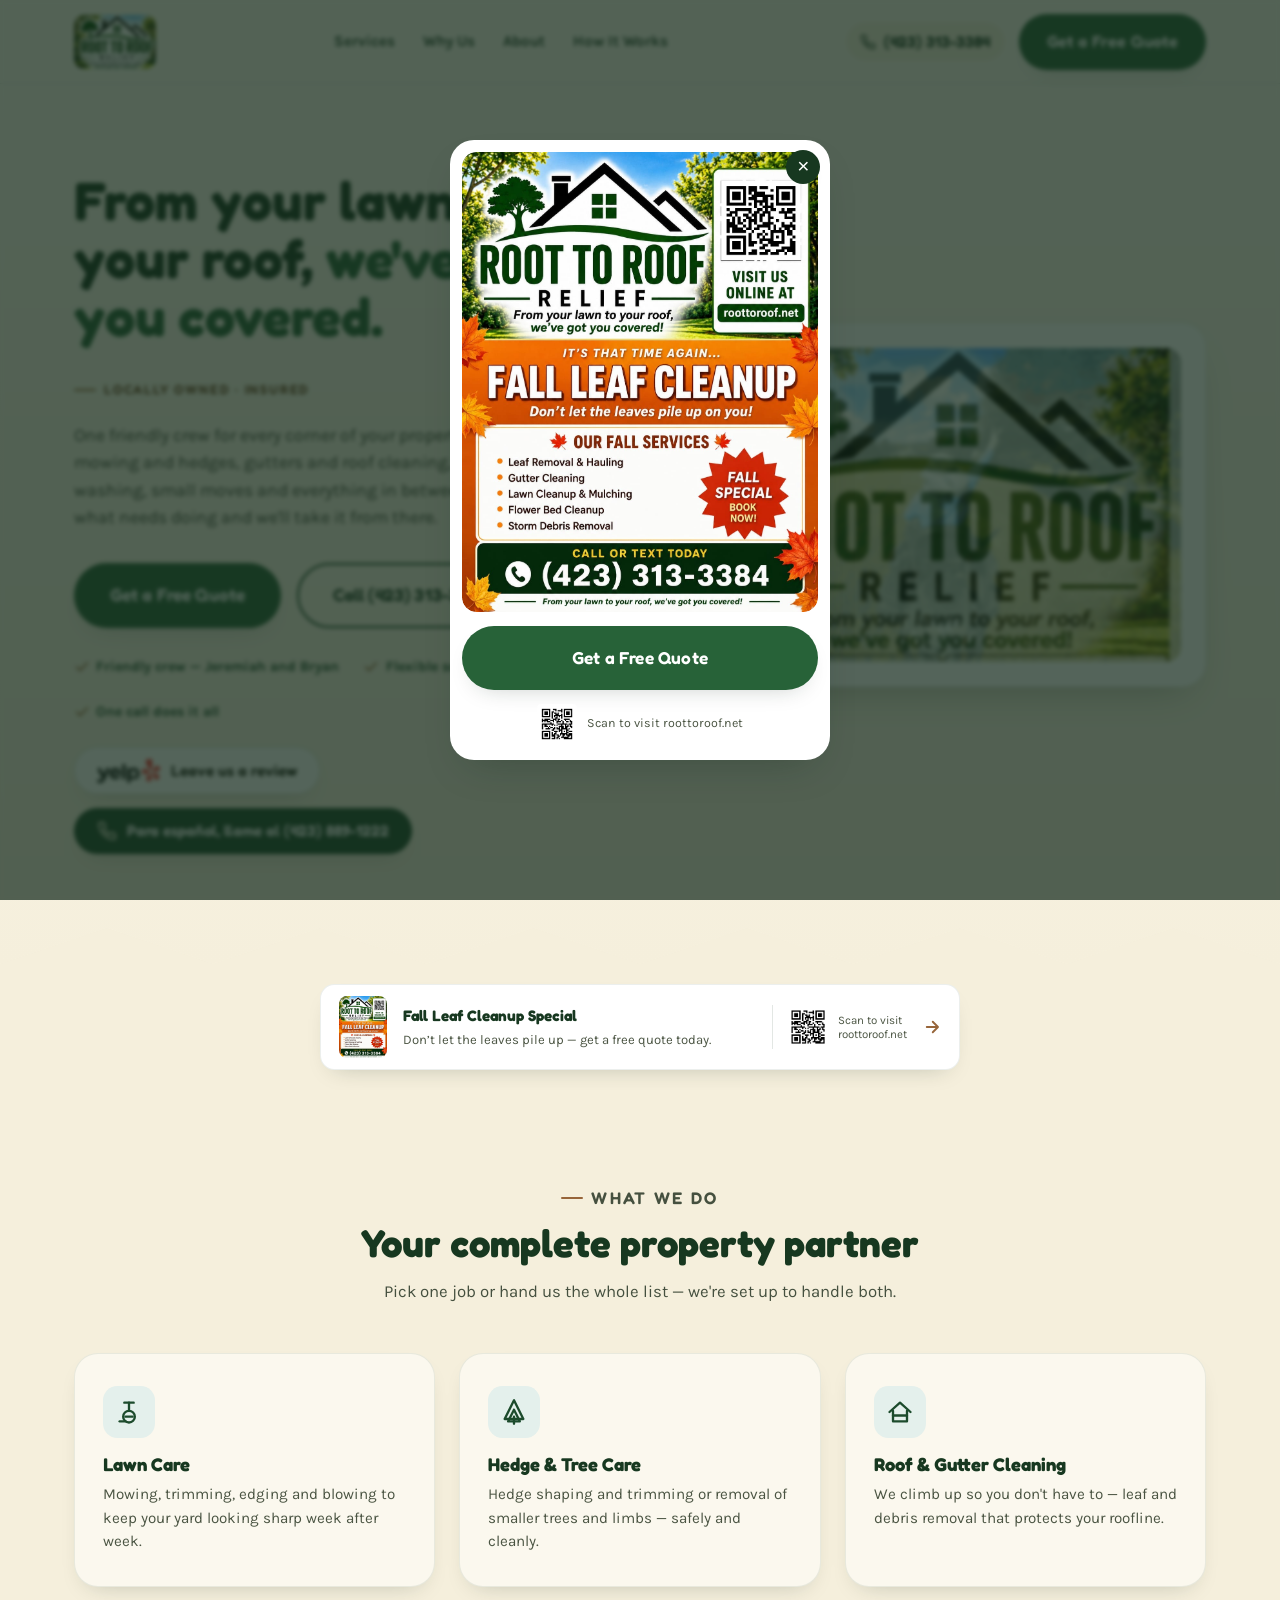
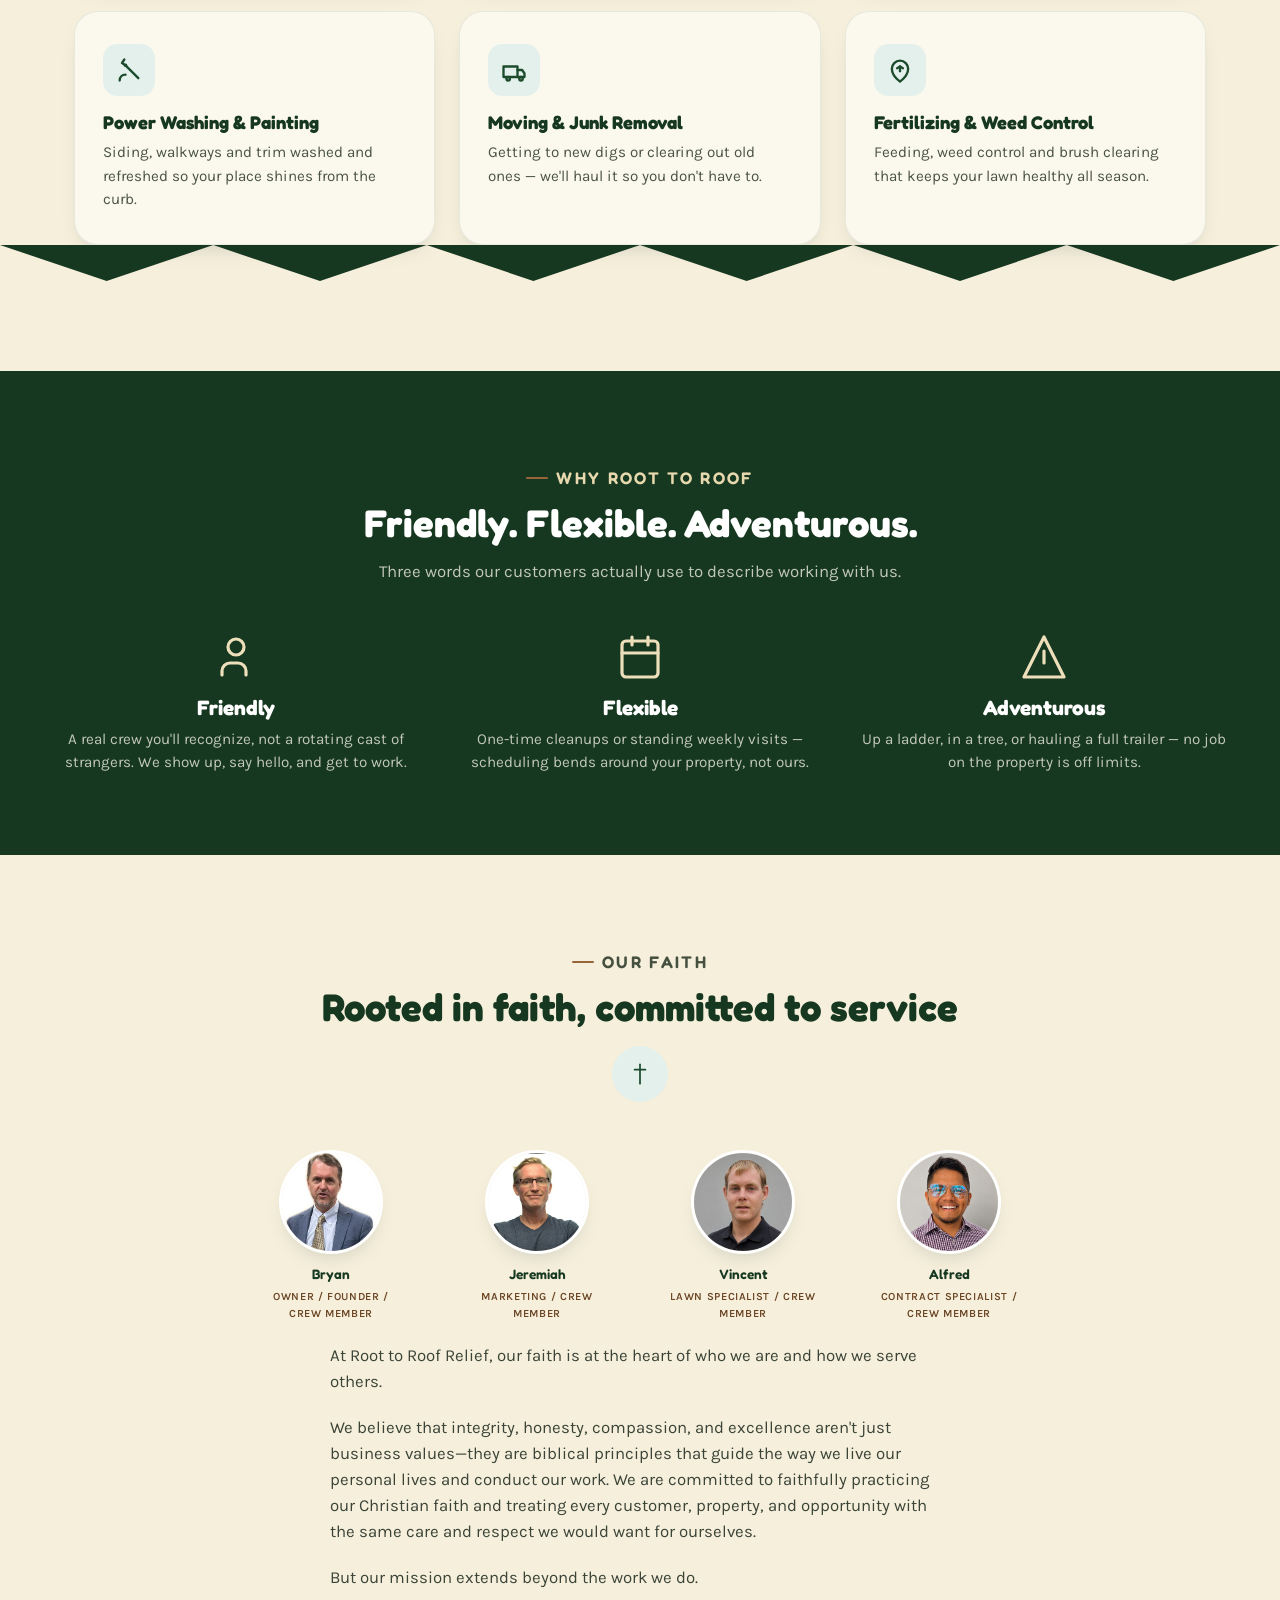
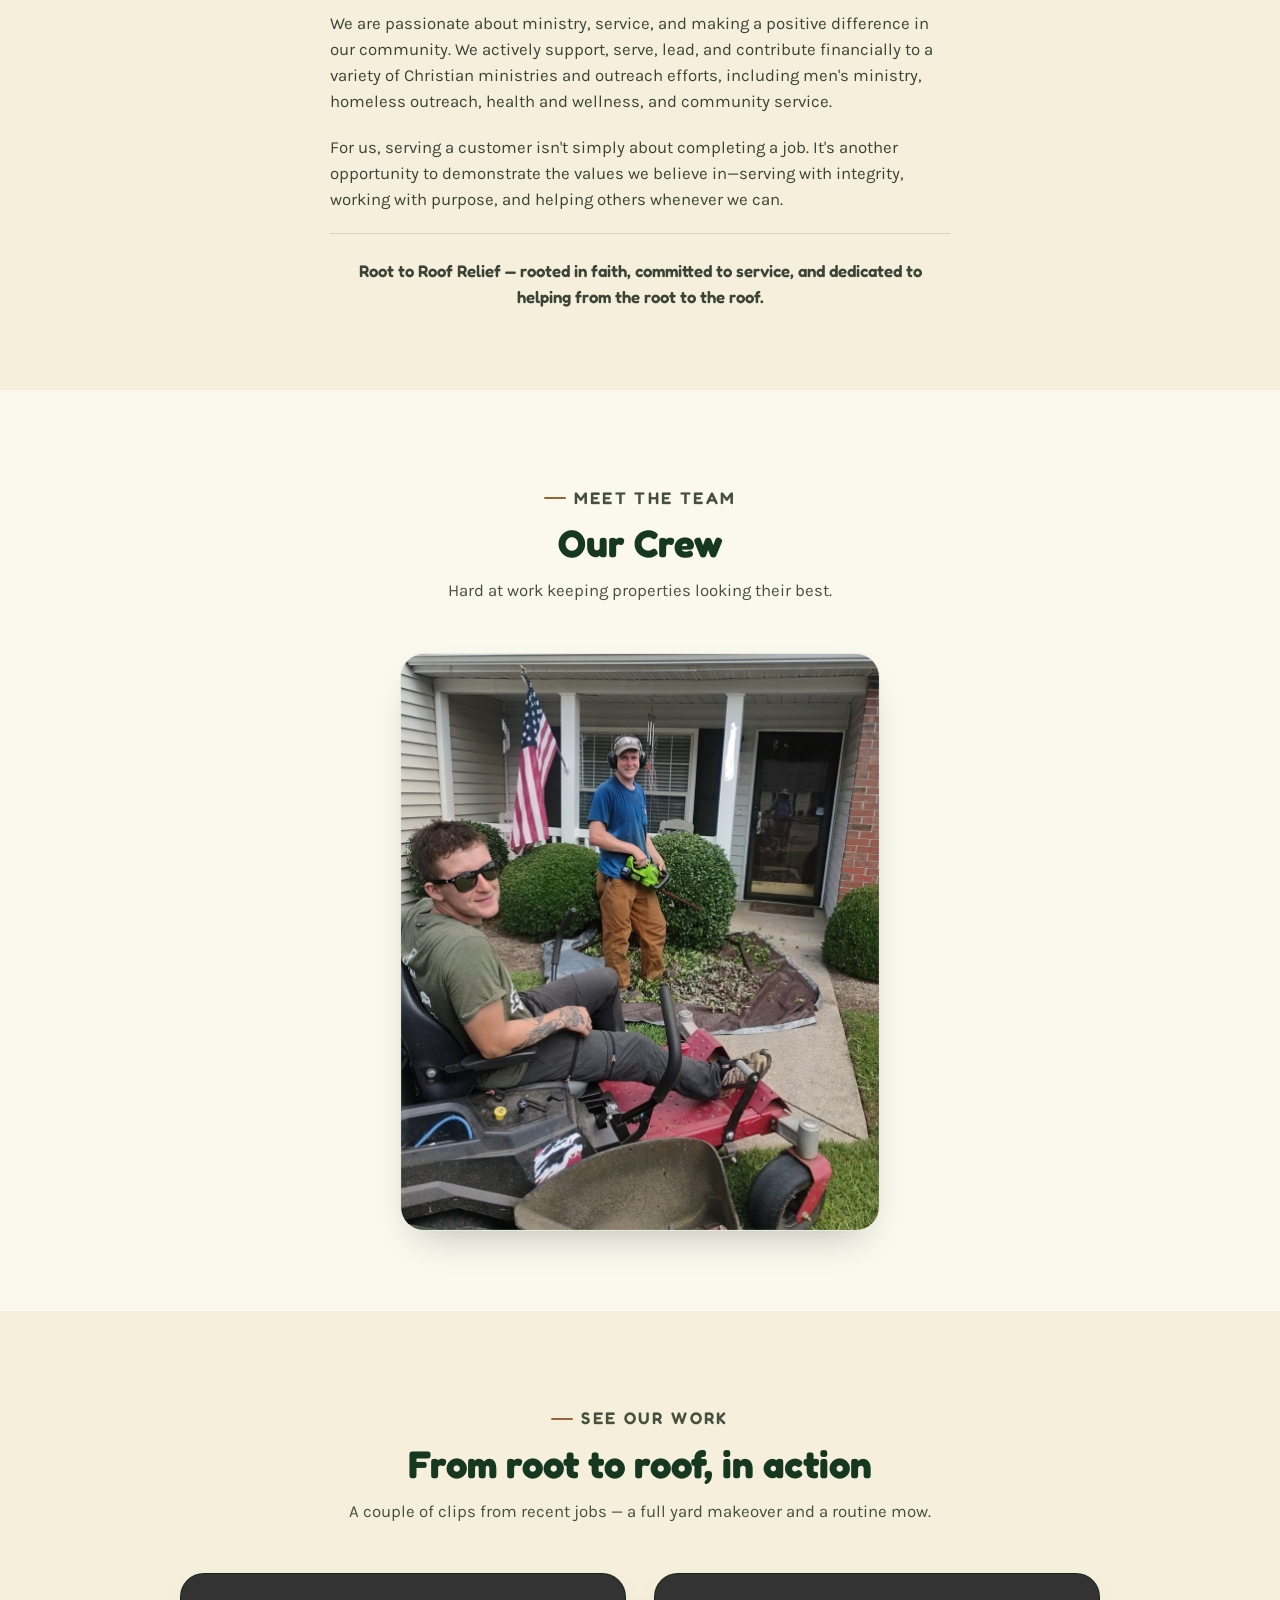
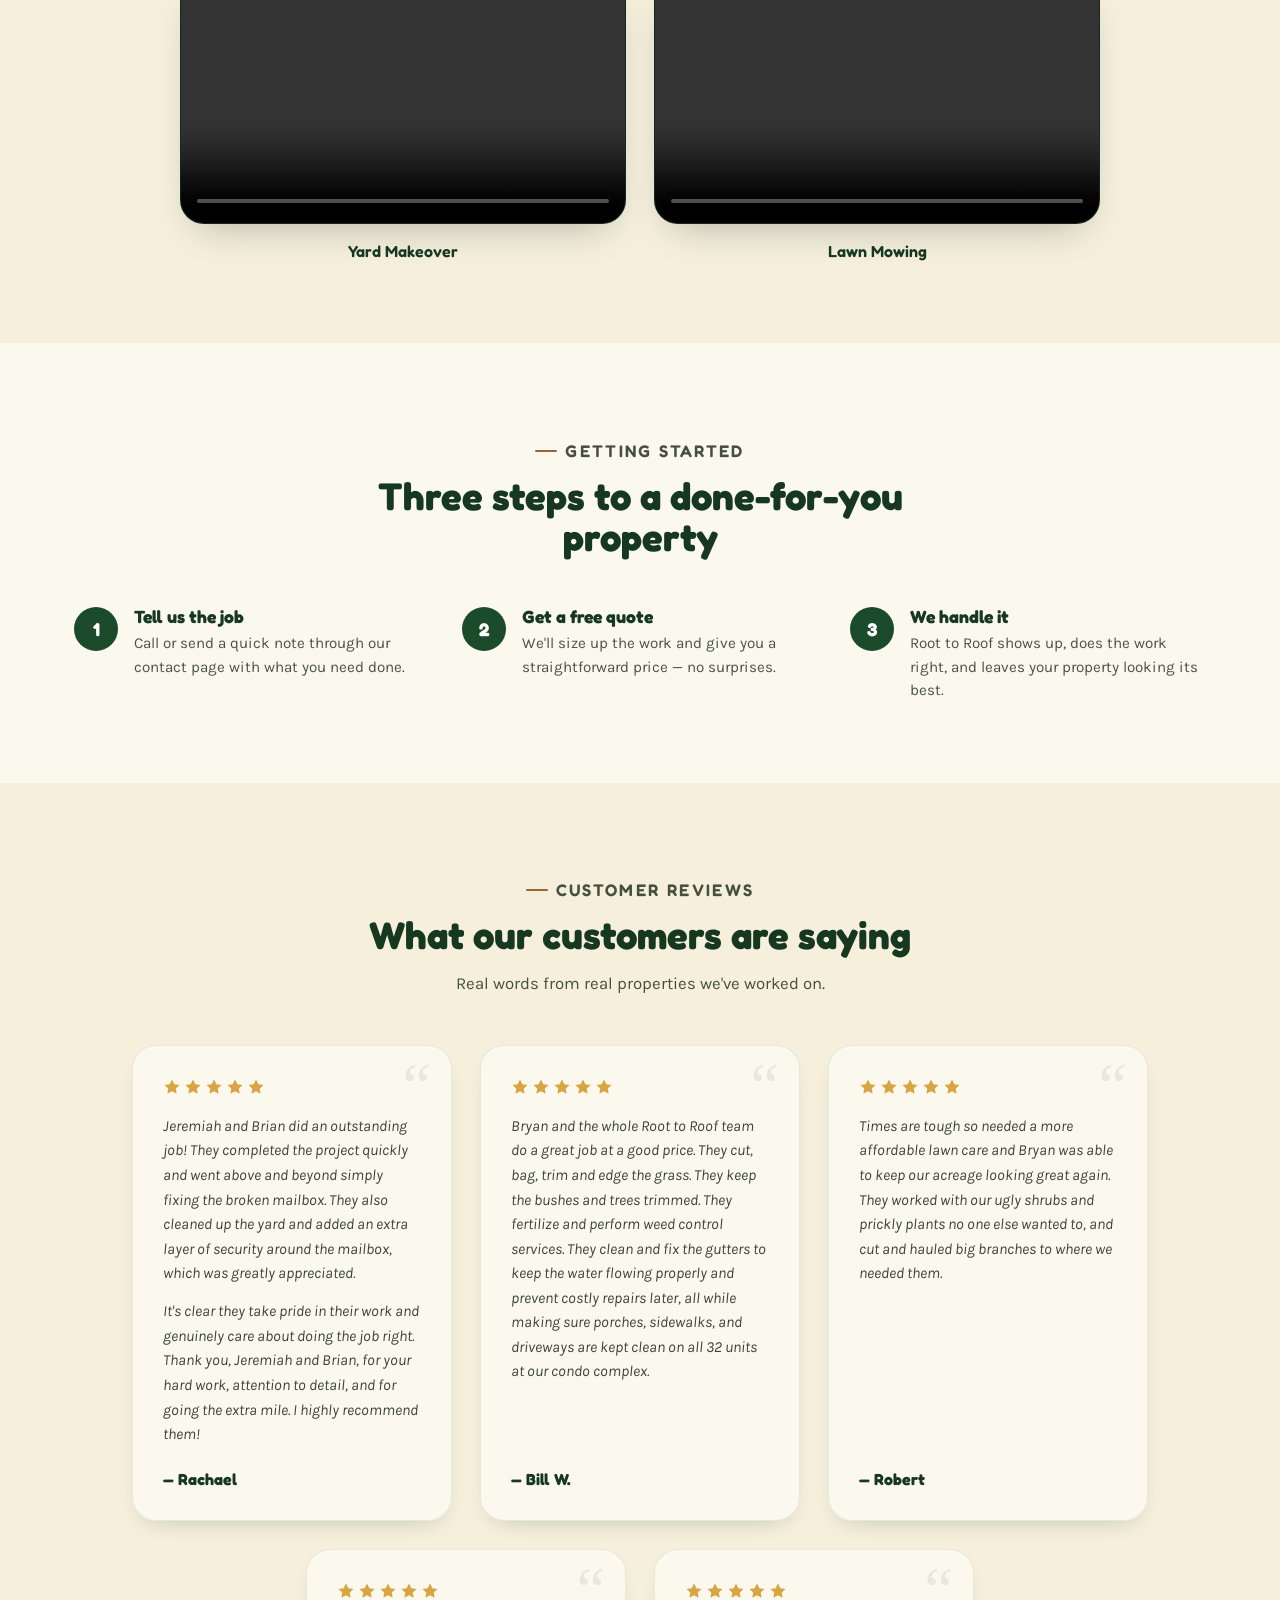
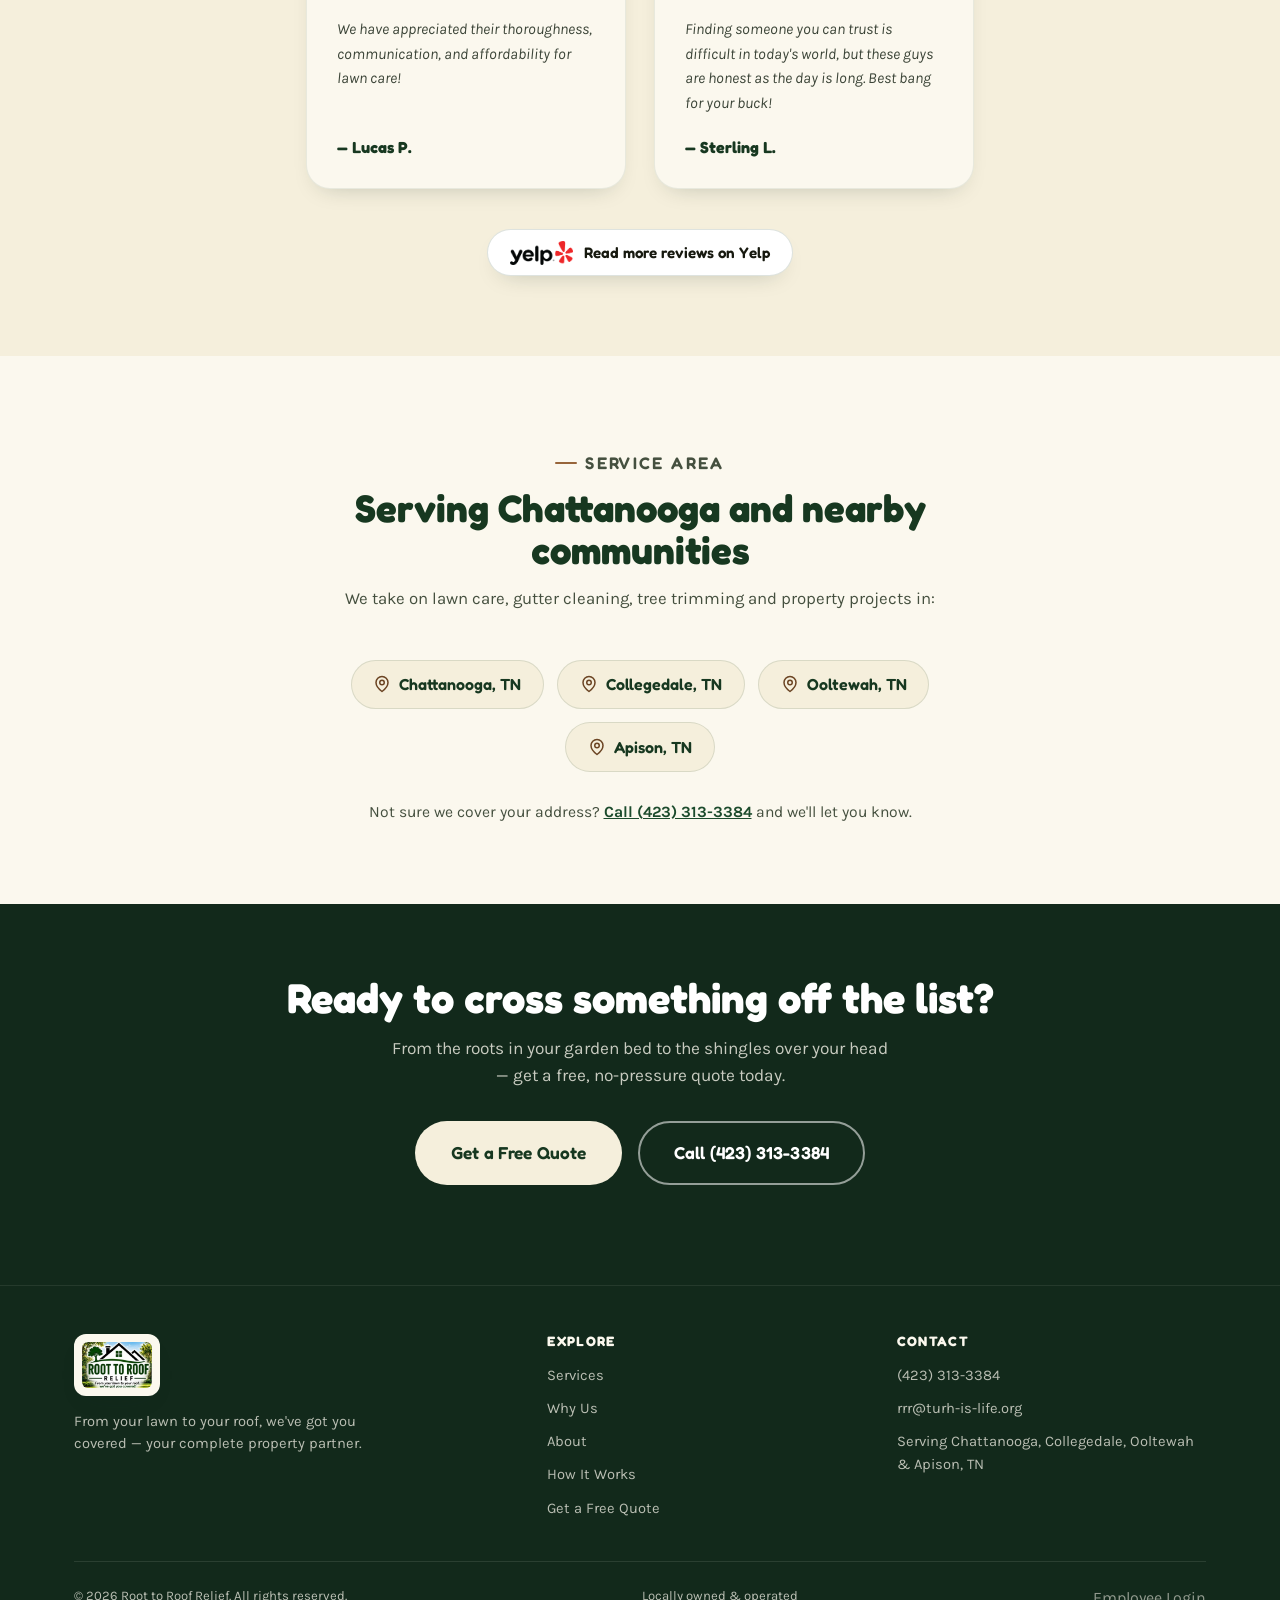
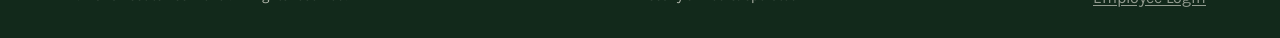
<file: index.html>
<!DOCTYPE html>
<html lang="en">
<head>
<meta charset="UTF-8" />
<meta name="viewport" content="width=device-width, initial-scale=1.0" />
<title>Chattanooga Lawn Care &amp; Gutter Cleaning | Root to Roof Relief</title>
<meta name="description" content="Locally owned &amp; insured lawn care, gutter cleaning and tree trimming in Chattanooga, Collegedale, Ooltewah and Apison, TN. Free quotes — call today." />
<meta name="google-site-verification" content="lXOJUYFuxoCr_TL0X_BTX3LTVLlnh5FGq-K6P0x-PZM" />
<link rel="canonical" href="https://roottoroof.net/" />
<meta name="theme-color" content="#173820" />

<link rel="icon" href="/favicon.ico" sizes="48x48" />
<link rel="icon" href="/favicon.svg" type="image/svg+xml" />
<link rel="apple-touch-icon" href="/apple-touch-icon.png" />

<meta property="og:type" content="website" />
<meta property="og:site_name" content="Root to Roof Relief" />
<meta property="og:title" content="Chattanooga Lawn Care &amp; Gutter Cleaning | Root to Roof Relief" />
<meta property="og:description" content="Locally owned &amp; insured lawn care, gutter cleaning and tree trimming in Chattanooga, Collegedale, Ooltewah and Apison, TN. Get a free quote today." />
<meta property="og:url" content="https://roottoroof.net/" />
<meta property="og:image" content="https://roottoroof.net/assets/og-image.jpg" />
<meta property="og:image:width" content="1200" />
<meta property="og:image:height" content="630" />
<meta property="og:image:alt" content="Root to Roof Relief logo — from your lawn to your roof, we've got you covered" />
<meta name="twitter:card" content="summary_large_image" />

<script type="application/ld+json">
{
  "@context": "https://schema.org",
  "@type": "HomeAndConstructionBusiness",
  "name": "Root to Roof Relief",
  "url": "https://roottoroof.net/",
  "logo": "https://roottoroof.net/assets/logo-full.png",
  "image": "https://roottoroof.net/assets/og-image.jpg",
  "description": "Locally owned and insured property services — lawn care, gutter cleaning, tree and hedge trimming, power washing, and junk removal in the Chattanooga area.",
  "slogan": "From your lawn to your roof, we've got you covered.",
  "telephone": "+1-423-313-3384",
  "email": "rrr@turh-is-life.org",
  "areaServed": [
    { "@type": "City", "name": "Chattanooga", "address": { "@type": "PostalAddress", "addressLocality": "Chattanooga", "addressRegion": "TN", "addressCountry": "US" } },
    { "@type": "City", "name": "Collegedale", "address": { "@type": "PostalAddress", "addressLocality": "Collegedale", "addressRegion": "TN", "addressCountry": "US" } },
    { "@type": "City", "name": "Ooltewah", "address": { "@type": "PostalAddress", "addressLocality": "Ooltewah", "addressRegion": "TN", "addressCountry": "US" } },
    { "@type": "City", "name": "Apison", "address": { "@type": "PostalAddress", "addressLocality": "Apison", "addressRegion": "TN", "addressCountry": "US" } }
  ],
  "hasOfferCatalog": {
    "@type": "OfferCatalog",
    "name": "Property services",
    "itemListElement": [
      { "@type": "Offer", "itemOffered": { "@type": "Service", "name": "Lawn care", "description": "Mowing, trimming, edging and blowing." } },
      { "@type": "Offer", "itemOffered": { "@type": "Service", "name": "Hedge and tree care", "description": "Hedge shaping and trimming, and removal of smaller trees and limbs." } },
      { "@type": "Offer", "itemOffered": { "@type": "Service", "name": "Roof and gutter cleaning", "description": "Leaf and debris removal from roofs and gutters." } },
      { "@type": "Offer", "itemOffered": { "@type": "Service", "name": "Power washing and painting", "description": "Siding, walkways and trim washed and refreshed." } },
      { "@type": "Offer", "itemOffered": { "@type": "Service", "name": "Moving and junk removal", "description": "Household moving help and junk hauling." } },
      { "@type": "Offer", "itemOffered": { "@type": "Service", "name": "Fertilizing and weed control", "description": "Fertilizing, weed control and brush clearing." } }
    ]
  }
}
</script>

<link rel="preconnect" href="https://fonts.googleapis.com">
<link rel="preconnect" href="https://fonts.gstatic.com" crossorigin>
<link href="https://fonts.googleapis.com/css2?family=Fredoka:wght@500;600;700&family=Karla:wght@400;500;700&display=swap" rel="stylesheet">
<link rel="stylesheet" href="css/styles.css">
</head>
<body>

<header class="site-header">
  <div class="wrap">
    <a href="index.html" class="brand">
      <img class="brand-logo-img" src="assets/logo-header.jpg" alt="Root to Roof Relief" width="240" height="158" />
    </a>

    <nav class="main-nav">
      <ul>
        <li><a href="#services">Services</a></li>
        <li><a href="#why-us">Why Us</a></li>
        <li><a href="about.html">About</a></li>
        <li><a href="#how-it-works">How It Works</a></li>
      </ul>
    </nav>

    <div class="header-actions">
      <a class="phone-pill" href="tel:+14233133384">
        <svg viewBox="0 0 24 24" fill="none" stroke="currentColor" stroke-width="2" stroke-linecap="round" stroke-linejoin="round" aria-hidden="true"><path d="M22 16.92v3a2 2 0 0 1-2.18 2 19.79 19.79 0 0 1-8.63-3.07 19.5 19.5 0 0 1-6-6 19.79 19.79 0 0 1-3.07-8.67A2 2 0 0 1 4.11 2h3a2 2 0 0 1 2 1.72c.127.96.361 1.903.7 2.81a2 2 0 0 1-.45 2.11L8.09 9.91a16 16 0 0 0 6 6l1.27-1.27a2 2 0 0 1 2.11-.45c.907.339 1.85.573 2.81.7A2 2 0 0 1 22 16.92z"/></svg>
        <span>(423) 313-3384</span>
      </a>
      <a class="btn btn-primary" href="contact.html">Get a Free Quote</a>
    </div>
  </div>
</header>

<main>

  <!-- ============ HERO ============ -->
  <section class="hero">
    <div class="wrap">
      <div class="hero-copy">
        <h1>From your lawn to your roof, <em>we've got you covered.</em></h1>
        <p class="eyebrow">Locally Owned &middot; Insured</p>
        <p class="hero-sub">One friendly crew for every corner of your property — mowing and hedges, gutters and roof cleaning, power washing, small moves and everything in between. Tell us what needs doing and we'll take it from there.</p>
        <div class="hero-ctas">
          <a class="btn btn-primary btn-lg" href="contact.html">Get a Free Quote</a>
          <a class="btn btn-outline btn-lg" href="tel:+14233133384">Call (423) 313-3384</a>
        </div>
        <ul class="hero-trust">
          <li><svg viewBox="0 0 24 24" fill="none" stroke="currentColor" stroke-width="2.5" stroke-linecap="round" stroke-linejoin="round"><polyline points="20 6 9 17 4 12"/></svg> Friendly crew &mdash; Jeremiah and Bryan</li>
          <li><svg viewBox="0 0 24 24" fill="none" stroke="currentColor" stroke-width="2.5" stroke-linecap="round" stroke-linejoin="round"><polyline points="20 6 9 17 4 12"/></svg> Flexible scheduling</li>
          <li><svg viewBox="0 0 24 24" fill="none" stroke="currentColor" stroke-width="2.5" stroke-linecap="round" stroke-linejoin="round"><polyline points="20 6 9 17 4 12"/></svg> One call does it all</li>
        </ul>

        <div class="hero-secondary-actions">
          <a class="yelp-review-btn" href="https://www.yelp.com/writeareview/biz/Pje8ADz3v8JhlboJJO4CIQ" target="_blank" rel="noopener noreferrer">
            <img src="assets/yelp-logo.png" alt="Yelp" width="320" height="122" />
            <span>Leave us a review</span>
          </a>

          <a class="spanish-call-btn" href="tel:+14238891222">
            <svg viewBox="0 0 24 24" fill="none" stroke="currentColor" stroke-width="2" stroke-linecap="round" stroke-linejoin="round" aria-hidden="true"><path d="M22 16.92v3a2 2 0 0 1-2.18 2 19.79 19.79 0 0 1-8.63-3.07 19.5 19.5 0 0 1-6-6 19.79 19.79 0 0 1-3.07-8.67A2 2 0 0 1 4.11 2h3a2 2 0 0 1 2 1.72c.127.96.361 1.903.7 2.81a2 2 0 0 1-.45 2.11L8.09 9.91a16 16 0 0 0 6 6l1.27-1.27a2 2 0 0 1 2.11-.45c.907.339 1.85.573 2.81.7A2 2 0 0 1 22 16.92z"/></svg>
            <span>Para espa&ntilde;ol, llame al (423) 889-1222</span>
          </a>
        </div>
      </div>

      <div class="hero-art">
        <div class="hero-logo-card">
          <img src="assets/root-to-roof-logo.gif" alt="Root to Roof Relief crew member riding a lawn mower across a green field — from your lawn to your roof, we've got you covered" width="440" height="297" fetchpriority="high" />
        </div>
      </div>
    </div>

    <svg class="roofline" viewBox="0 0 1200 46" preserveAspectRatio="none" aria-hidden="true">
      <path d="M0 46 L100 10 L200 46 L300 10 L400 46 L500 10 L600 46 L700 10 L800 46 L900 10 L1000 46 L1100 10 L1200 46 V46 H0 Z" fill="#f5efdc"/>
    </svg>
  </section>

  <!-- ============ FALL PROMO STRIP ============ -->
  <div class="promo-strip-section section-cream">
    <div class="wrap">
      <a class="promo-strip" href="contact.html">
        <img src="assets/fall-leaf-cleanup-flyer-v2.jpg" alt="Fall Leaf Cleanup special flyer" class="promo-strip-thumb" width="1103" height="1426" />
        <span class="promo-strip-text">
          <strong>Fall Leaf Cleanup Special</strong>
          <span>Don&rsquo;t let the leaves pile up &mdash; get a free quote today.</span>
        </span>
        <span class="promo-strip-qr">
          <img src="assets/qr-roottoroof.png" alt="" width="1000" height="1000" />
          <span>Scan to visit<br />roottoroof.net</span>
        </span>
        <span class="promo-strip-arrow" aria-hidden="true">
          <svg viewBox="0 0 24 24" fill="none" stroke="currentColor" stroke-width="2.5" stroke-linecap="round" stroke-linejoin="round"><path d="M5 12h14M13 5l7 7-7 7"/></svg>
        </span>
      </a>
    </div>
  </div>

  <!-- ============ SERVICES ============ -->
  <section id="services" class="section-cream section-pad">
    <div class="wrap">
      <div class="section-head">
        <p class="eyebrow" style="justify-content:center;display:flex;">What We Do</p>
        <h2>Your complete property partner</h2>
        <p>Pick one job or hand us the whole list — we're set up to handle both.</p>
      </div>

      <div class="services-grid">

        <div class="service-card">
          <div class="service-icon">
            <svg viewBox="0 0 24 24" fill="none" stroke="currentColor" stroke-width="2" stroke-linecap="round" stroke-linejoin="round"><circle cx="12" cy="16" r="5"/><path d="M9 16h6"/><path d="M12 11V4"/><path d="M8 4h8"/><path d="M4 20h5"/></svg>
          </div>
          <h3>Lawn Care</h3>
          <p>Mowing, trimming, edging and blowing to keep your yard looking sharp week after week.</p>
        </div>

        <div class="service-card">
          <div class="service-icon">
            <svg viewBox="0 0 24 24" fill="none" stroke="currentColor" stroke-width="2" stroke-linecap="round" stroke-linejoin="round"><path d="M12 2 L4 18 h16 Z"/><path d="M12 10 L7 20 h10 Z"/><path d="M12 22V16"/></svg>
          </div>
          <h3>Hedge &amp; Tree Care</h3>
          <p>Hedge shaping and trimming or removal of smaller trees and limbs — safely and cleanly.</p>
        </div>

        <div class="service-card">
          <div class="service-icon">
            <svg viewBox="0 0 24 24" fill="none" stroke="currentColor" stroke-width="2" stroke-linecap="round" stroke-linejoin="round"><path d="M3 12 L12 4 l9 8"/><path d="M6 11v9h12v-9"/><path d="M6 15h12"/></svg>
          </div>
          <h3>Roof &amp; Gutter Cleaning</h3>
          <p>We climb up so you don't have to — leaf and debris removal that protects your roofline.</p>
        </div>

        <div class="service-card">
          <div class="service-icon">
            <svg viewBox="0 0 24 24" fill="none" stroke="currentColor" stroke-width="2" stroke-linecap="round" stroke-linejoin="round"><path d="M8 3 L6 6 l3 2"/><path d="M9 8 L20 19"/><path d="M4 21 c0-3 2-5 5-5"/><circle cx="9" cy="8" r="1.5" fill="currentColor" stroke="none"/></svg>
          </div>
          <h3>Power Washing &amp; Painting</h3>
          <p>Siding, walkways and trim washed and refreshed so your place shines from the curb.</p>
        </div>

        <div class="service-card">
          <div class="service-icon">
            <svg viewBox="0 0 24 24" fill="none" stroke="currentColor" stroke-width="2" stroke-linecap="round" stroke-linejoin="round"><rect x="3" y="9" width="12" height="9"/><path d="M15 12h4l2 3v3h-6"/><circle cx="7" cy="19.5" r="1.5"/><circle cx="18" cy="19.5" r="1.5"/></svg>
          </div>
          <h3>Moving &amp; Junk Removal</h3>
          <p>Getting to new digs or clearing out old ones — we'll haul it so you don't have to.</p>
        </div>

        <div class="service-card">
          <div class="service-icon">
            <svg viewBox="0 0 24 24" fill="none" stroke="currentColor" stroke-width="2" stroke-linecap="round" stroke-linejoin="round"><path d="M12 22c4-3 7-6.5 7-11a7 7 0 0 0-14 0c0 4.5 3 8 7 11Z"/><path d="M12 13v-4"/><path d="M9.5 10.5 12 9l2.5 1.5"/></svg>
          </div>
          <h3>Fertilizing &amp; Weed Control</h3>
          <p>Feeding, weed control and brush clearing that keeps your lawn healthy all season.</p>
        </div>

      </div>
    </div>

    <svg class="roofline roofline--flip" viewBox="0 0 1200 46" preserveAspectRatio="none" aria-hidden="true">
      <path d="M0 46 L100 10 L200 46 L300 10 L400 46 L500 10 L600 46 L700 10 L800 46 L900 10 L1000 46 L1100 10 L1200 46 V46 H0 Z" fill="#173820"/>
    </svg>
  </section>

  <!-- ============ WHY US ============ -->
  <section id="why-us" class="trust-band">
    <div class="wrap section-pad">
      <div class="section-head">
        <p class="eyebrow" style="justify-content:center;display:flex;color:#e7d9ad;">Why Root to Roof</p>
        <h2 style="color:#fff;">Friendly. Flexible. Adventurous.</h2>
        <p style="color:rgba(251,248,238,.75);">Three words our customers actually use to describe working with us.</p>
      </div>

      <div class="trust-grid">
        <div>
          <svg class="trust-icon" viewBox="0 0 24 24" fill="none" stroke="currentColor" stroke-width="1.6" stroke-linecap="round" stroke-linejoin="round"><path d="M17 21v-2a4 4 0 0 0-4-4H9a4 4 0 0 0-4 4v2"/><circle cx="12" cy="7" r="4"/></svg>
          <h3>Friendly</h3>
          <p>A real crew you'll recognize, not a rotating cast of strangers. We show up, say hello, and get to work.</p>
        </div>
        <div>
          <svg class="trust-icon" viewBox="0 0 24 24" fill="none" stroke="currentColor" stroke-width="1.6" stroke-linecap="round" stroke-linejoin="round"><rect x="3" y="4" width="18" height="18" rx="2"/><path d="M16 2v4M8 2v4M3 10h18"/></svg>
          <h3>Flexible</h3>
          <p>One-time cleanups or standing weekly visits — scheduling bends around your property, not ours.</p>
        </div>
        <div>
          <svg class="trust-icon" viewBox="0 0 24 24" fill="none" stroke="currentColor" stroke-width="1.6" stroke-linecap="round" stroke-linejoin="round"><path d="M12 2 2 22h20L12 2Z"/><path d="M12 9v6"/></svg>
          <h3>Adventurous</h3>
          <p>Up a ladder, in a tree, or hauling a full trailer — no job on the property is off limits.</p>
        </div>
      </div>
    </div>
  </section>

  <!-- ============ OUR FAITH ============ -->
  <section id="our-faith" class="section-cream section-pad">
    <div class="wrap">
      <div class="section-head">
        <p class="eyebrow" style="justify-content:center;display:flex;">Our Faith</p>
        <h2>Rooted in faith, committed to service</h2>
        <div class="faith-icon faith-icon--standalone">
          <svg viewBox="0 0 24 24" fill="none" stroke="currentColor" stroke-width="1.6" stroke-linecap="round" stroke-linejoin="round"><path d="M12 3v18"/><path d="M7 8h10"/></svg>
        </div>
      </div>

      <div class="faith-people">
        <figure class="faith-person">
          <img src="assets/bryan.jpg" alt="Bryan, co-owner of Root to Roof Relief" width="307" height="494" loading="lazy" decoding="async" />
          <figcaption>Bryan<span class="faith-person-role">Owner / Founder / Crew Member</span></figcaption>
        </figure>

        <figure class="faith-person">
          <img src="assets/jeremiah.jpg" alt="Jeremiah, co-owner of Root to Roof Relief" width="720" height="716" loading="lazy" decoding="async" />
          <figcaption>Jeremiah<span class="faith-person-role">Marketing / Crew Member</span></figcaption>
        </figure>

        <figure class="faith-person">
          <img src="assets/vincent.jpg" alt="Vincent, crew member at Root to Roof Relief" width="320" height="320" loading="lazy" decoding="async" />
          <figcaption>Vincent<span class="faith-person-role">Lawn Specialist / Crew Member</span></figcaption>
        </figure>

        <figure class="faith-person">
          <img src="assets/alfred.jpg" alt="Alfred, crew member at Root to Roof Relief" width="320" height="320" loading="lazy" decoding="async" />
          <figcaption>Alfred<span class="faith-person-role">Contract Specialist / Crew Member</span></figcaption>
        </figure>
      </div>

      <div class="faith-content">
        <p>At Root to Roof Relief, our faith is at the heart of who we are and how we serve others.</p>
        <p>We believe that integrity, honesty, compassion, and excellence aren't just business values&mdash;they are biblical principles that guide the way we live our personal lives and conduct our work. We are committed to faithfully practicing our Christian faith and treating every customer, property, and opportunity with the same care and respect we would want for ourselves.</p>
        <p>But our mission extends beyond the work we do.</p>
        <p>We are passionate about ministry, service, and making a positive difference in our community. We actively support, serve, lead, and contribute financially to a variety of Christian ministries and outreach efforts, including men's ministry, homeless outreach, health and wellness, and community service.</p>
        <p>For us, serving a customer isn't simply about completing a job. It's another opportunity to demonstrate the values we believe in&mdash;serving with integrity, working with purpose, and helping others whenever we can.</p>
        <p class="faith-closing">Root to Roof Relief &mdash; rooted in faith, committed to service, and dedicated to helping from the root to the roof.</p>
      </div>
    </div>
  </section>

  <!-- ============ OUR CREW ============ -->
  <section class="section-white section-pad">
    <div class="wrap">
      <div class="section-head">
        <p class="eyebrow" style="justify-content:center;display:flex;">Meet The Team</p>
        <h2>Our Crew</h2>
        <p>Hard at work keeping properties looking their best.</p>
      </div>

      <div class="crew-photo">
        <img src="assets/crew.jpg" alt="The Root to Roof Relief crew trimming hedges and hauling debris on a job site" width="960" height="1158" loading="lazy" decoding="async" />
      </div>
    </div>
  </section>

  <!-- ============ SEE OUR WORK ============ -->
  <section class="section-cream section-pad">
    <div class="wrap">
      <div class="section-head">
        <p class="eyebrow" style="justify-content:center;display:flex;">See Our Work</p>
        <h2>From root to roof, in action</h2>
        <p>A couple of clips from recent jobs — a full yard makeover and a routine mow.</p>
      </div>

      <div class="work-videos">
        <figure class="work-video">
          <video controls preload="metadata" playsinline>
            <source src="assets/videos/yard-makeover.mp4" type="video/mp4" />
          </video>
          <figcaption>Yard Makeover</figcaption>
        </figure>

        <figure class="work-video">
          <video controls preload="metadata" playsinline>
            <source src="assets/videos/lawn-mowing.mp4" type="video/mp4" />
          </video>
          <figcaption>Lawn Mowing</figcaption>
        </figure>
      </div>
    </div>
  </section>

  <!-- ============ HOW IT WORKS ============ -->
  <section id="how-it-works" class="section-white section-pad">
    <div class="wrap">
      <div class="section-head">
        <p class="eyebrow" style="justify-content:center;display:flex;">Getting Started</p>
        <h2>Three steps to a done-for-you property</h2>
      </div>

      <div class="steps">
        <div class="step">
          <h3>Tell us the job</h3>
          <p>Call or send a quick note through our contact page with what you need done.</p>
        </div>
        <div class="step">
          <h3>Get a free quote</h3>
          <p>We'll size up the work and give you a straightforward price — no surprises.</p>
        </div>
        <div class="step">
          <h3>We handle it</h3>
          <p>Root to Roof shows up, does the work right, and leaves your property looking its best.</p>
        </div>
      </div>
    </div>
  </section>

  <!-- ============ REVIEWS ============ -->
  <section id="reviews" class="section-cream section-pad">
    <div class="wrap">
      <div class="section-head">
        <p class="eyebrow" style="justify-content:center;display:flex;">Customer Reviews</p>
        <h2>What our customers are saying</h2>
        <p>Real words from real properties we've worked on.</p>
      </div>

      <div class="reviews-grid">

        <div class="review-card">
          <div class="review-stars" aria-label="5 out of 5 stars">
            <svg viewBox="0 0 24 24"><path d="M12 2l3.09 6.26L22 9.27l-5 4.87L18.18 21 12 17.77 5.82 21 7 14.14 2 9.27l6.91-1.01L12 2z"/></svg>
            <svg viewBox="0 0 24 24"><path d="M12 2l3.09 6.26L22 9.27l-5 4.87L18.18 21 12 17.77 5.82 21 7 14.14 2 9.27l6.91-1.01L12 2z"/></svg>
            <svg viewBox="0 0 24 24"><path d="M12 2l3.09 6.26L22 9.27l-5 4.87L18.18 21 12 17.77 5.82 21 7 14.14 2 9.27l6.91-1.01L12 2z"/></svg>
            <svg viewBox="0 0 24 24"><path d="M12 2l3.09 6.26L22 9.27l-5 4.87L18.18 21 12 17.77 5.82 21 7 14.14 2 9.27l6.91-1.01L12 2z"/></svg>
            <svg viewBox="0 0 24 24"><path d="M12 2l3.09 6.26L22 9.27l-5 4.87L18.18 21 12 17.77 5.82 21 7 14.14 2 9.27l6.91-1.01L12 2z"/></svg>
          </div>
          <p class="review-quote">Jeremiah and Brian did an outstanding job! They completed the project quickly and went above and beyond simply fixing the broken mailbox. They also cleaned up the yard and added an extra layer of security around the mailbox, which was greatly appreciated.</p>
          <p class="review-quote">It's clear they take pride in their work and genuinely care about doing the job right. Thank you, Jeremiah and Brian, for your hard work, attention to detail, and for going the extra mile. I highly recommend them!</p>
          <p class="review-author">&mdash; Rachael</p>
        </div>

        <div class="review-card">
          <div class="review-stars" aria-label="5 out of 5 stars">
            <svg viewBox="0 0 24 24"><path d="M12 2l3.09 6.26L22 9.27l-5 4.87L18.18 21 12 17.77 5.82 21 7 14.14 2 9.27l6.91-1.01L12 2z"/></svg>
            <svg viewBox="0 0 24 24"><path d="M12 2l3.09 6.26L22 9.27l-5 4.87L18.18 21 12 17.77 5.82 21 7 14.14 2 9.27l6.91-1.01L12 2z"/></svg>
            <svg viewBox="0 0 24 24"><path d="M12 2l3.09 6.26L22 9.27l-5 4.87L18.18 21 12 17.77 5.82 21 7 14.14 2 9.27l6.91-1.01L12 2z"/></svg>
            <svg viewBox="0 0 24 24"><path d="M12 2l3.09 6.26L22 9.27l-5 4.87L18.18 21 12 17.77 5.82 21 7 14.14 2 9.27l6.91-1.01L12 2z"/></svg>
            <svg viewBox="0 0 24 24"><path d="M12 2l3.09 6.26L22 9.27l-5 4.87L18.18 21 12 17.77 5.82 21 7 14.14 2 9.27l6.91-1.01L12 2z"/></svg>
          </div>
          <p class="review-quote">Bryan and the whole Root to Roof team do a great job at a good price. They cut, bag, trim and edge the grass. They keep the bushes and trees trimmed. They fertilize and perform weed control services. They clean and fix the gutters to keep the water flowing properly and prevent costly repairs later, all while making sure porches, sidewalks, and driveways are kept clean on all 32 units at our condo complex.</p>
          <p class="review-author">&mdash; Bill W.</p>
        </div>

        <div class="review-card">
          <div class="review-stars" aria-label="5 out of 5 stars">
            <svg viewBox="0 0 24 24"><path d="M12 2l3.09 6.26L22 9.27l-5 4.87L18.18 21 12 17.77 5.82 21 7 14.14 2 9.27l6.91-1.01L12 2z"/></svg>
            <svg viewBox="0 0 24 24"><path d="M12 2l3.09 6.26L22 9.27l-5 4.87L18.18 21 12 17.77 5.82 21 7 14.14 2 9.27l6.91-1.01L12 2z"/></svg>
            <svg viewBox="0 0 24 24"><path d="M12 2l3.09 6.26L22 9.27l-5 4.87L18.18 21 12 17.77 5.82 21 7 14.14 2 9.27l6.91-1.01L12 2z"/></svg>
            <svg viewBox="0 0 24 24"><path d="M12 2l3.09 6.26L22 9.27l-5 4.87L18.18 21 12 17.77 5.82 21 7 14.14 2 9.27l6.91-1.01L12 2z"/></svg>
            <svg viewBox="0 0 24 24"><path d="M12 2l3.09 6.26L22 9.27l-5 4.87L18.18 21 12 17.77 5.82 21 7 14.14 2 9.27l6.91-1.01L12 2z"/></svg>
          </div>
          <p class="review-quote">Times are tough so needed a more affordable lawn care and Bryan was able to keep our acreage looking great again. They worked with our ugly shrubs and prickly plants no one else wanted to, and cut and hauled big branches to where we needed them.</p>
          <p class="review-author">&mdash; Robert</p>
        </div>

        <div class="review-card">
          <div class="review-stars" aria-label="5 out of 5 stars">
            <svg viewBox="0 0 24 24"><path d="M12 2l3.09 6.26L22 9.27l-5 4.87L18.18 21 12 17.77 5.82 21 7 14.14 2 9.27l6.91-1.01L12 2z"/></svg>
            <svg viewBox="0 0 24 24"><path d="M12 2l3.09 6.26L22 9.27l-5 4.87L18.18 21 12 17.77 5.82 21 7 14.14 2 9.27l6.91-1.01L12 2z"/></svg>
            <svg viewBox="0 0 24 24"><path d="M12 2l3.09 6.26L22 9.27l-5 4.87L18.18 21 12 17.77 5.82 21 7 14.14 2 9.27l6.91-1.01L12 2z"/></svg>
            <svg viewBox="0 0 24 24"><path d="M12 2l3.09 6.26L22 9.27l-5 4.87L18.18 21 12 17.77 5.82 21 7 14.14 2 9.27l6.91-1.01L12 2z"/></svg>
            <svg viewBox="0 0 24 24"><path d="M12 2l3.09 6.26L22 9.27l-5 4.87L18.18 21 12 17.77 5.82 21 7 14.14 2 9.27l6.91-1.01L12 2z"/></svg>
          </div>
          <p class="review-quote">We have appreciated their thoroughness, communication, and affordability for lawn care!</p>
          <p class="review-author">&mdash; Lucas P.</p>
        </div>

        <div class="review-card">
          <div class="review-stars" aria-label="5 out of 5 stars">
            <svg viewBox="0 0 24 24"><path d="M12 2l3.09 6.26L22 9.27l-5 4.87L18.18 21 12 17.77 5.82 21 7 14.14 2 9.27l6.91-1.01L12 2z"/></svg>
            <svg viewBox="0 0 24 24"><path d="M12 2l3.09 6.26L22 9.27l-5 4.87L18.18 21 12 17.77 5.82 21 7 14.14 2 9.27l6.91-1.01L12 2z"/></svg>
            <svg viewBox="0 0 24 24"><path d="M12 2l3.09 6.26L22 9.27l-5 4.87L18.18 21 12 17.77 5.82 21 7 14.14 2 9.27l6.91-1.01L12 2z"/></svg>
            <svg viewBox="0 0 24 24"><path d="M12 2l3.09 6.26L22 9.27l-5 4.87L18.18 21 12 17.77 5.82 21 7 14.14 2 9.27l6.91-1.01L12 2z"/></svg>
            <svg viewBox="0 0 24 24"><path d="M12 2l3.09 6.26L22 9.27l-5 4.87L18.18 21 12 17.77 5.82 21 7 14.14 2 9.27l6.91-1.01L12 2z"/></svg>
          </div>
          <p class="review-quote">Finding someone you can trust is difficult in today's world, but these guys are honest as the day is long. Best bang for your buck!</p>
          <p class="review-author">&mdash; Sterling L.</p>
        </div>

      </div>

      <div class="reviews-cta">
        <a class="yelp-review-btn" href="https://www.yelp.com/writeareview/biz/Pje8ADz3v8JhlboJJO4CIQ" target="_blank" rel="noopener noreferrer">
          <img src="assets/yelp-logo.png" alt="Yelp" width="320" height="122" />
          <span>Read more reviews on Yelp</span>
        </a>
      </div>
    </div>
  </section>

  <!-- ============ SERVICE AREA ============ -->
  <section id="service-area" class="section-white section-pad">
    <div class="wrap">
      <div class="section-head">
        <p class="eyebrow" style="justify-content:center;display:flex;">Service Area</p>
        <h2>Serving Chattanooga and nearby communities</h2>
        <p>We take on lawn care, gutter cleaning, tree trimming and property projects in:</p>
      </div>

      <ul class="area-chips">
        <li class="area-chip"><svg viewBox="0 0 24 24" fill="none" stroke="currentColor" stroke-width="2" stroke-linecap="round" stroke-linejoin="round" aria-hidden="true"><path d="M20 10c0 6-8 12-8 12s-8-6-8-12a8 8 0 0 1 16 0Z"/><circle cx="12" cy="10" r="3"/></svg>Chattanooga, TN</li>
        <li class="area-chip"><svg viewBox="0 0 24 24" fill="none" stroke="currentColor" stroke-width="2" stroke-linecap="round" stroke-linejoin="round" aria-hidden="true"><path d="M20 10c0 6-8 12-8 12s-8-6-8-12a8 8 0 0 1 16 0Z"/><circle cx="12" cy="10" r="3"/></svg>Collegedale, TN</li>
        <li class="area-chip"><svg viewBox="0 0 24 24" fill="none" stroke="currentColor" stroke-width="2" stroke-linecap="round" stroke-linejoin="round" aria-hidden="true"><path d="M20 10c0 6-8 12-8 12s-8-6-8-12a8 8 0 0 1 16 0Z"/><circle cx="12" cy="10" r="3"/></svg>Ooltewah, TN</li>
        <li class="area-chip"><svg viewBox="0 0 24 24" fill="none" stroke="currentColor" stroke-width="2" stroke-linecap="round" stroke-linejoin="round" aria-hidden="true"><path d="M20 10c0 6-8 12-8 12s-8-6-8-12a8 8 0 0 1 16 0Z"/><circle cx="12" cy="10" r="3"/></svg>Apison, TN</li>
      </ul>

      <p class="area-note">Not sure we cover your address? <a href="tel:+14233133384">Call (423) 313-3384</a> and we'll let you know.</p>
    </div>
  </section>

  <!-- ============ FINAL CTA ============ -->
  <section class="cta-band">
    <div class="wrap">
      <h2>Ready to cross something off the list?</h2>
      <p>From the roots in your garden bed to the shingles over your head — get a free, no-pressure quote today.</p>
      <div class="hero-ctas">
        <a class="btn btn-on-dark btn-lg" href="contact.html">Get a Free Quote</a>
        <a class="btn btn-ghost-on-dark btn-lg" href="tel:+14233133384">Call (423) 313-3384</a>
      </div>
    </div>
  </section>

</main>

<footer class="site-footer">
  <div class="wrap">
    <div class="footer-grid">
      <div>
        <a href="index.html" class="footer-brand">
          <span class="footer-logo-chip">
            <img src="assets/logo-header.jpg" alt="Root to Roof Relief" width="240" height="158" loading="lazy" />
          </span>
        </a>
        <p class="footer-tagline">From your lawn to your roof, we've got you covered — your complete property partner.</p>
      </div>

      <div class="footer-col">
        <h4>Explore</h4>
        <ul>
          <li><a href="#services">Services</a></li>
          <li><a href="#why-us">Why Us</a></li>
          <li><a href="about.html">About</a></li>
          <li><a href="#how-it-works">How It Works</a></li>
          <li><a href="contact.html">Get a Free Quote</a></li>
        </ul>
      </div>

      <div class="footer-col">
        <h4>Contact</h4>
        <ul>
          <li><a href="tel:+14233133384">(423) 313-3384</a></li>
          <li><a href="mailto:rrr@turh-is-life.org">rrr@turh-is-life.org</a></li>
          <li>Serving Chattanooga, Collegedale, Ooltewah &amp; Apison, TN</li>
        </ul>
      </div>
    </div>

    <div class="footer-bottom">
      <span>&copy; 2026 Root to Roof Relief. All rights reserved.</span>
      <span>Locally owned &amp; operated</span>
      <a href="timeclock.html" class="footer-staff-link">Employee Login</a>
    </div>
  </div>
</footer>

<!-- ============ FALL PROMO POPUP ============ -->
<div id="promo-modal" class="promo-modal" hidden>
  <div class="promo-modal-backdrop" data-promo-close></div>
  <div class="promo-modal-dialog" role="dialog" aria-modal="true" aria-label="Fall leaf cleanup special offer">
    <button type="button" class="promo-modal-close" aria-label="Close" data-promo-close>&times;</button>
    <a href="contact.html" class="promo-modal-link">
      <img src="assets/fall-leaf-cleanup-flyer-v2.jpg" alt="Fall Leaf Cleanup special from Root to Roof Relief — leaf removal, gutter cleaning, lawn cleanup and mulching, flower bed cleanup, storm debris removal. Call or text (423) 313-3384." width="1103" height="1426" />
    </a>
    <a href="contact.html" class="btn btn-primary btn-lg btn-block promo-modal-cta">Get a Free Quote</a>
    <div class="promo-modal-qr">
      <img src="assets/qr-roottoroof.png" alt="QR code linking to roottoroof.net" width="1000" height="1000" />
      <span>Scan to visit roottoroof.net</span>
    </div>
  </div>
</div>

<script>
  (function () {
    var modal = document.getElementById('promo-modal');
    if (!modal) return;
    var KEY = 'r2r-fall-flyer-dismissed';

    var alreadyDismissed = false;
    try { alreadyDismissed = !!localStorage.getItem(KEY); } catch (e) {}
    if (alreadyDismissed) return;

    var timer = setTimeout(function () {
      modal.hidden = false;
      document.body.style.overflow = 'hidden';
    }, 1200);

    function close() {
      modal.hidden = true;
      document.body.style.overflow = '';
      try { localStorage.setItem(KEY, '1'); } catch (e) {}
    }

    modal.querySelectorAll('[data-promo-close]').forEach(function (el) {
      el.addEventListener('click', close);
    });

    document.addEventListener('keydown', function (e) {
      if (e.key === 'Escape' && !modal.hidden) close();
    });

    modal.querySelectorAll('a').forEach(function (a) {
      a.addEventListener('click', function () {
        try { localStorage.setItem(KEY, '1'); } catch (e) {}
      });
    });
  })();
</script>

</body>
</html>
</file>
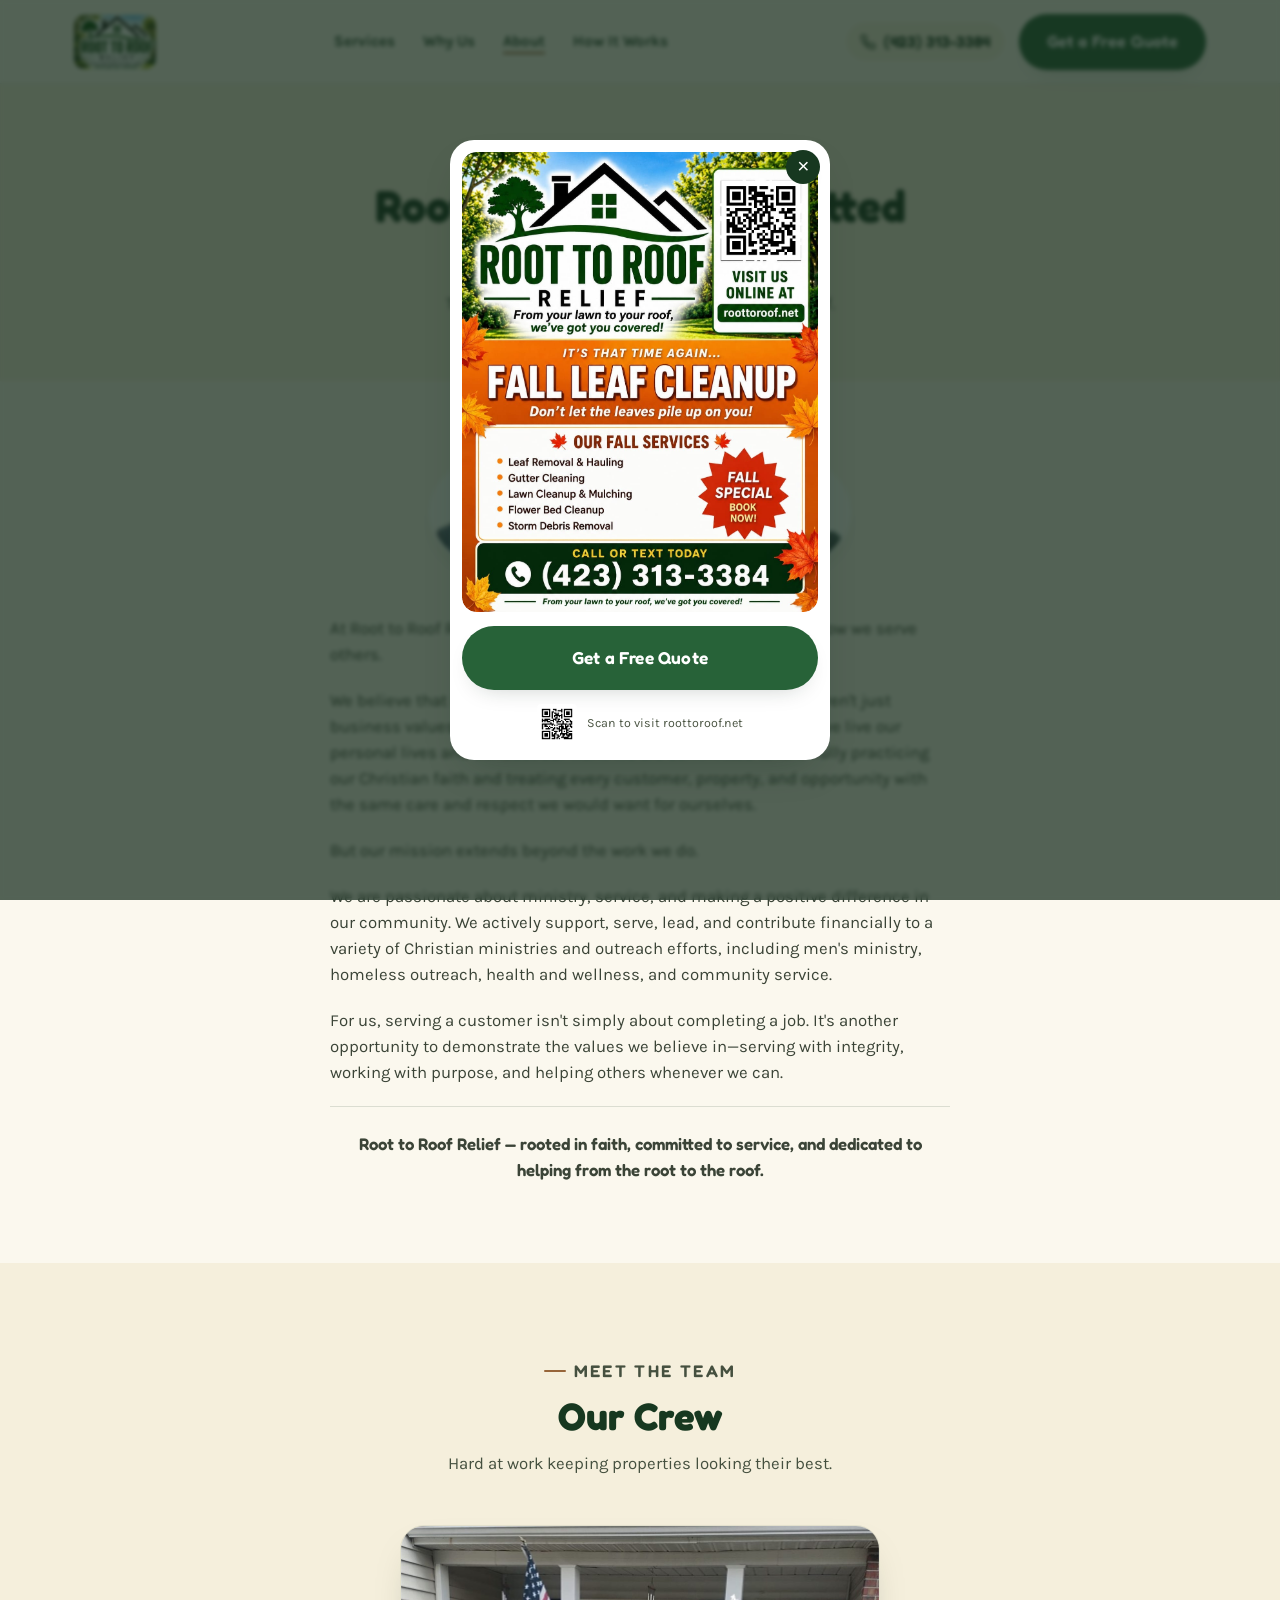
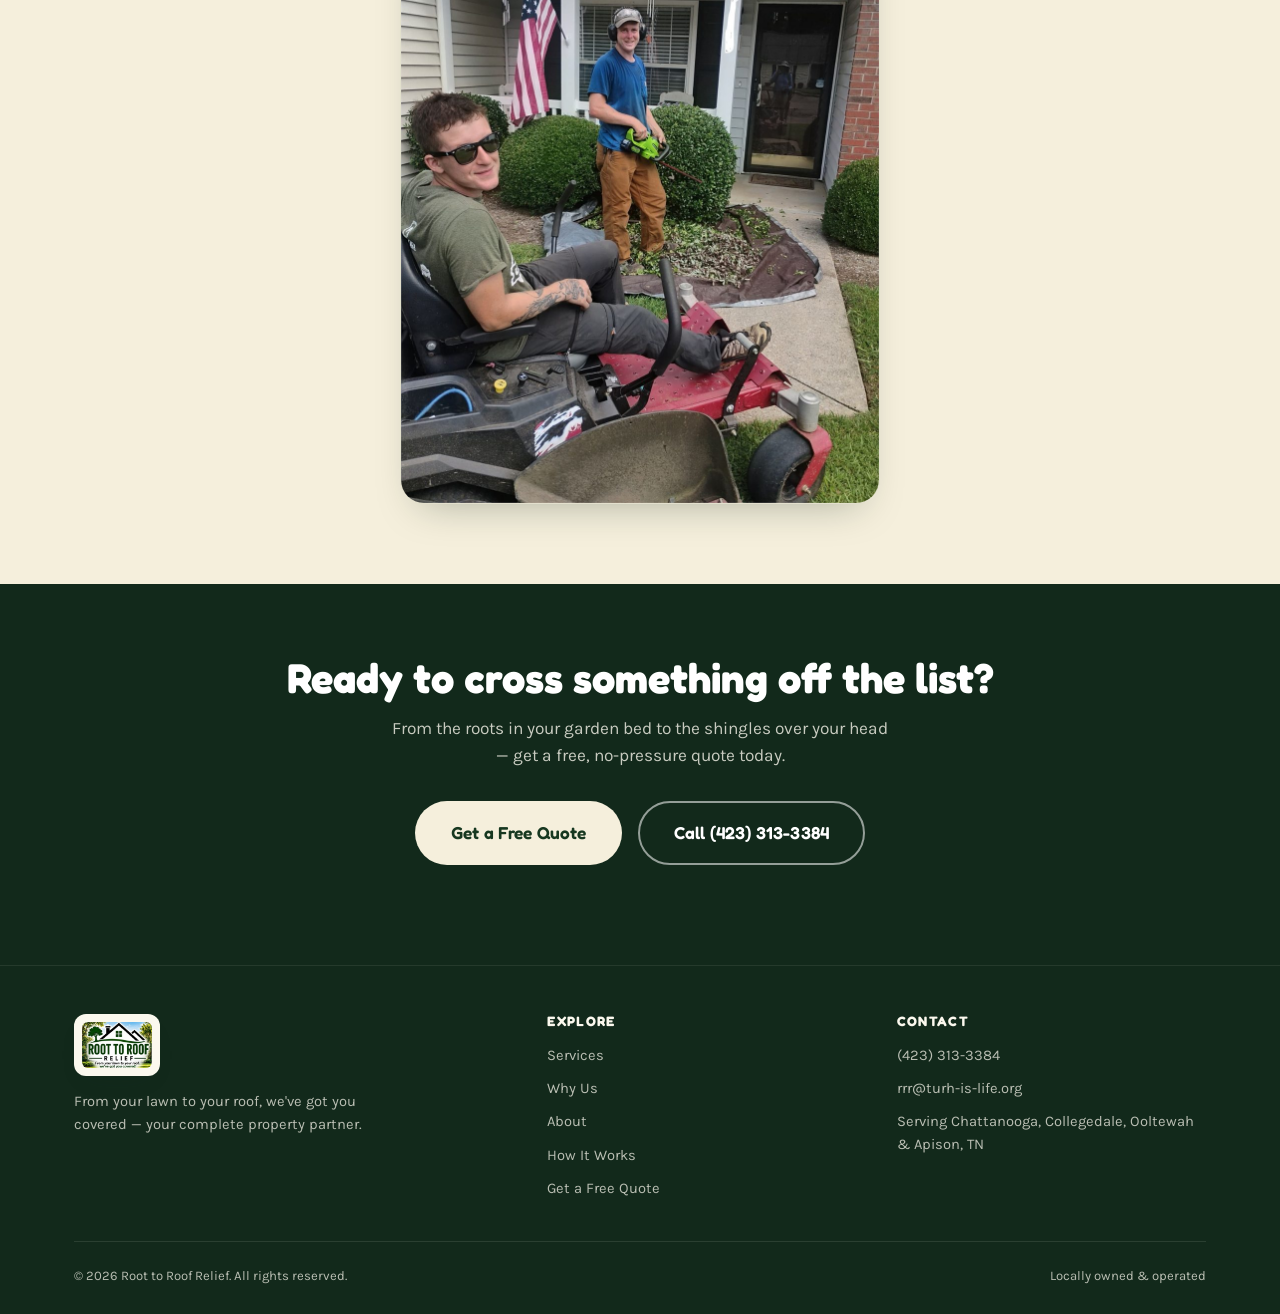
<file: about.html>
<!DOCTYPE html>
<html lang="en">
<head>
<meta charset="UTF-8" />
<meta name="viewport" content="width=device-width, initial-scale=1.0" />
<title>About Root to Roof Relief | Chattanooga Property Services</title>
<meta name="description" content="Root to Roof Relief is a faith-driven property services company serving the Chattanooga area — rooted in faith, committed to service, from your lawn to your roof." />
<link rel="canonical" href="https://roottoroof.net/about.html" />
<meta name="theme-color" content="#173820" />

<link rel="icon" href="/favicon.ico" sizes="48x48" />
<link rel="icon" href="/favicon.svg" type="image/svg+xml" />
<link rel="apple-touch-icon" href="/apple-touch-icon.png" />

<meta property="og:type" content="website" />
<meta property="og:site_name" content="Root to Roof Relief" />
<meta property="og:title" content="About Root to Roof Relief | Chattanooga Property Services" />
<meta property="og:description" content="A faith-driven property services company serving the Chattanooga area — rooted in faith, committed to service, from your lawn to your roof." />
<meta property="og:url" content="https://roottoroof.net/about.html" />
<meta property="og:image" content="https://roottoroof.net/assets/og-image.jpg" />
<meta property="og:image:width" content="1200" />
<meta property="og:image:height" content="630" />
<meta property="og:image:alt" content="Root to Roof Relief logo — from your lawn to your roof, we've got you covered" />
<meta name="twitter:card" content="summary_large_image" />
<link rel="preconnect" href="https://fonts.googleapis.com">
<link rel="preconnect" href="https://fonts.gstatic.com" crossorigin>
<link href="https://fonts.googleapis.com/css2?family=Fredoka:wght@500;600;700&family=Karla:wght@400;500;700&display=swap" rel="stylesheet">
<link rel="stylesheet" href="css/styles.css">
</head>
<body>

<header class="site-header">
  <div class="wrap">
    <a href="index.html" class="brand">
      <img class="brand-logo-img" src="assets/logo-header.jpg" alt="Root to Roof Relief" width="240" height="158" />
    </a>

    <nav class="main-nav">
      <ul>
        <li><a href="index.html#services">Services</a></li>
        <li><a href="index.html#why-us">Why Us</a></li>
        <li><a href="about.html" class="is-active">About</a></li>
        <li><a href="index.html#how-it-works">How It Works</a></li>
      </ul>
    </nav>

    <div class="header-actions">
      <a class="phone-pill" href="tel:+14233133384">
        <svg viewBox="0 0 24 24" fill="none" stroke="currentColor" stroke-width="2" stroke-linecap="round" stroke-linejoin="round" aria-hidden="true"><path d="M22 16.92v3a2 2 0 0 1-2.18 2 19.79 19.79 0 0 1-8.63-3.07 19.5 19.5 0 0 1-6-6 19.79 19.79 0 0 1-3.07-8.67A2 2 0 0 1 4.11 2h3a2 2 0 0 1 2 1.72c.127.96.361 1.903.7 2.81a2 2 0 0 1-.45 2.11L8.09 9.91a16 16 0 0 0 6 6l1.27-1.27a2 2 0 0 1 2.11-.45c.907.339 1.85.573 2.81.7A2 2 0 0 1 22 16.92z"/></svg>
        <span>(423) 313-3384</span>
      </a>
      <a class="btn btn-primary" href="contact.html">Get a Free Quote</a>
    </div>
  </div>
</header>

<main>

  <section class="contact-hero">
    <div class="wrap">
      <p class="eyebrow" style="justify-content:center;display:flex;">About Us</p>
      <h1>Rooted in faith, committed to service</h1>
      <p>The story and the values behind Root to Roof Relief.</p>
    </div>
  </section>

  <section class="section-white section-pad">
    <div class="wrap">
      <div class="faith-people">
        <figure class="faith-person">
          <img src="assets/bryan.jpg" alt="Bryan, co-owner of Root to Roof Relief" width="307" height="494" loading="lazy" decoding="async" />
          <figcaption>Bryan</figcaption>
        </figure>

        <div class="faith-icon">
          <svg viewBox="0 0 24 24" fill="none" stroke="currentColor" stroke-width="1.6" stroke-linecap="round" stroke-linejoin="round"><path d="M12 3v18"/><path d="M7 8h10"/></svg>
        </div>

        <figure class="faith-person">
          <img src="assets/jeremiah.jpg" alt="Jeremiah, co-owner of Root to Roof Relief" width="720" height="716" loading="lazy" decoding="async" />
          <figcaption>Jeremiah</figcaption>
        </figure>
      </div>

      <div class="faith-content">
        <p>At Root to Roof Relief, our faith is at the heart of who we are and how we serve others.</p>
        <p>We believe that integrity, honesty, compassion, and excellence aren't just business values&mdash;they are biblical principles that guide the way we live our personal lives and conduct our work. We are committed to faithfully practicing our Christian faith and treating every customer, property, and opportunity with the same care and respect we would want for ourselves.</p>
        <p>But our mission extends beyond the work we do.</p>
        <p>We are passionate about ministry, service, and making a positive difference in our community. We actively support, serve, lead, and contribute financially to a variety of Christian ministries and outreach efforts, including men's ministry, homeless outreach, health and wellness, and community service.</p>
        <p>For us, serving a customer isn't simply about completing a job. It's another opportunity to demonstrate the values we believe in&mdash;serving with integrity, working with purpose, and helping others whenever we can.</p>
        <p class="faith-closing">Root to Roof Relief &mdash; rooted in faith, committed to service, and dedicated to helping from the root to the roof.</p>
      </div>
    </div>
  </section>

  <!-- ============ OUR CREW ============ -->
  <section class="section-cream section-pad">
    <div class="wrap">
      <div class="section-head">
        <p class="eyebrow" style="justify-content:center;display:flex;">Meet The Team</p>
        <h2>Our Crew</h2>
        <p>Hard at work keeping properties looking their best.</p>
      </div>

      <div class="crew-photo">
        <img src="assets/crew.jpg" alt="The Root to Roof Relief crew trimming hedges and hauling debris on a job site" width="960" height="1158" loading="lazy" decoding="async" />
      </div>
    </div>
  </section>

  <!-- ============ FINAL CTA ============ -->
  <section class="cta-band">
    <div class="wrap">
      <h2>Ready to cross something off the list?</h2>
      <p>From the roots in your garden bed to the shingles over your head &mdash; get a free, no-pressure quote today.</p>
      <div class="hero-ctas">
        <a class="btn btn-on-dark btn-lg" href="contact.html">Get a Free Quote</a>
        <a class="btn btn-ghost-on-dark btn-lg" href="tel:+14233133384">Call (423) 313-3384</a>
      </div>
    </div>
  </section>

</main>

<footer class="site-footer">
  <div class="wrap">
    <div class="footer-grid">
      <div>
        <a href="index.html" class="footer-brand">
          <span class="footer-logo-chip">
            <img src="assets/logo-header.jpg" alt="Root to Roof Relief" width="240" height="158" loading="lazy" />
          </span>
        </a>
        <p class="footer-tagline">From your lawn to your roof, we've got you covered — your complete property partner.</p>
      </div>

      <div class="footer-col">
        <h4>Explore</h4>
        <ul>
          <li><a href="index.html#services">Services</a></li>
          <li><a href="index.html#why-us">Why Us</a></li>
          <li><a href="about.html">About</a></li>
          <li><a href="index.html#how-it-works">How It Works</a></li>
          <li><a href="contact.html">Get a Free Quote</a></li>
        </ul>
      </div>

      <div class="footer-col">
        <h4>Contact</h4>
        <ul>
          <li><a href="tel:+14233133384">(423) 313-3384</a></li>
          <li><a href="mailto:rrr@turh-is-life.org">rrr@turh-is-life.org</a></li>
          <li>Serving Chattanooga, Collegedale, Ooltewah &amp; Apison, TN</li>
        </ul>
      </div>
    </div>

    <div class="footer-bottom">
      <span>&copy; 2026 Root to Roof Relief. All rights reserved.</span>
      <span>Locally owned &amp; operated</span>
    </div>
  </div>
</footer>

<!-- ============ FALL PROMO POPUP ============ -->
<div id="promo-modal" class="promo-modal" hidden>
  <div class="promo-modal-backdrop" data-promo-close></div>
  <div class="promo-modal-dialog" role="dialog" aria-modal="true" aria-label="Fall leaf cleanup special offer">
    <button type="button" class="promo-modal-close" aria-label="Close" data-promo-close>&times;</button>
    <a href="contact.html" class="promo-modal-link">
      <img src="assets/fall-leaf-cleanup-flyer-v2.jpg" alt="Fall Leaf Cleanup special from Root to Roof Relief — leaf removal, gutter cleaning, lawn cleanup and mulching, flower bed cleanup, storm debris removal. Call or text (423) 313-3384." width="1103" height="1426" />
    </a>
    <a href="contact.html" class="btn btn-primary btn-lg btn-block promo-modal-cta">Get a Free Quote</a>
    <div class="promo-modal-qr">
      <img src="assets/qr-roottoroof.png" alt="QR code linking to roottoroof.net" width="1000" height="1000" />
      <span>Scan to visit roottoroof.net</span>
    </div>
  </div>
</div>

<script>
  (function () {
    var modal = document.getElementById('promo-modal');
    if (!modal) return;
    var KEY = 'r2r-fall-flyer-dismissed';

    var alreadyDismissed = false;
    try { alreadyDismissed = !!localStorage.getItem(KEY); } catch (e) {}
    if (alreadyDismissed) return;

    var timer = setTimeout(function () {
      modal.hidden = false;
      document.body.style.overflow = 'hidden';
    }, 1200);

    function close() {
      modal.hidden = true;
      document.body.style.overflow = '';
      try { localStorage.setItem(KEY, '1'); } catch (e) {}
    }

    modal.querySelectorAll('[data-promo-close]').forEach(function (el) {
      el.addEventListener('click', close);
    });

    document.addEventListener('keydown', function (e) {
      if (e.key === 'Escape' && !modal.hidden) close();
    });

    modal.querySelectorAll('a').forEach(function (a) {
      a.addEventListener('click', function () {
        try { localStorage.setItem(KEY, '1'); } catch (e) {}
      });
    });
  })();
</script>

</body>
</html>
</file>
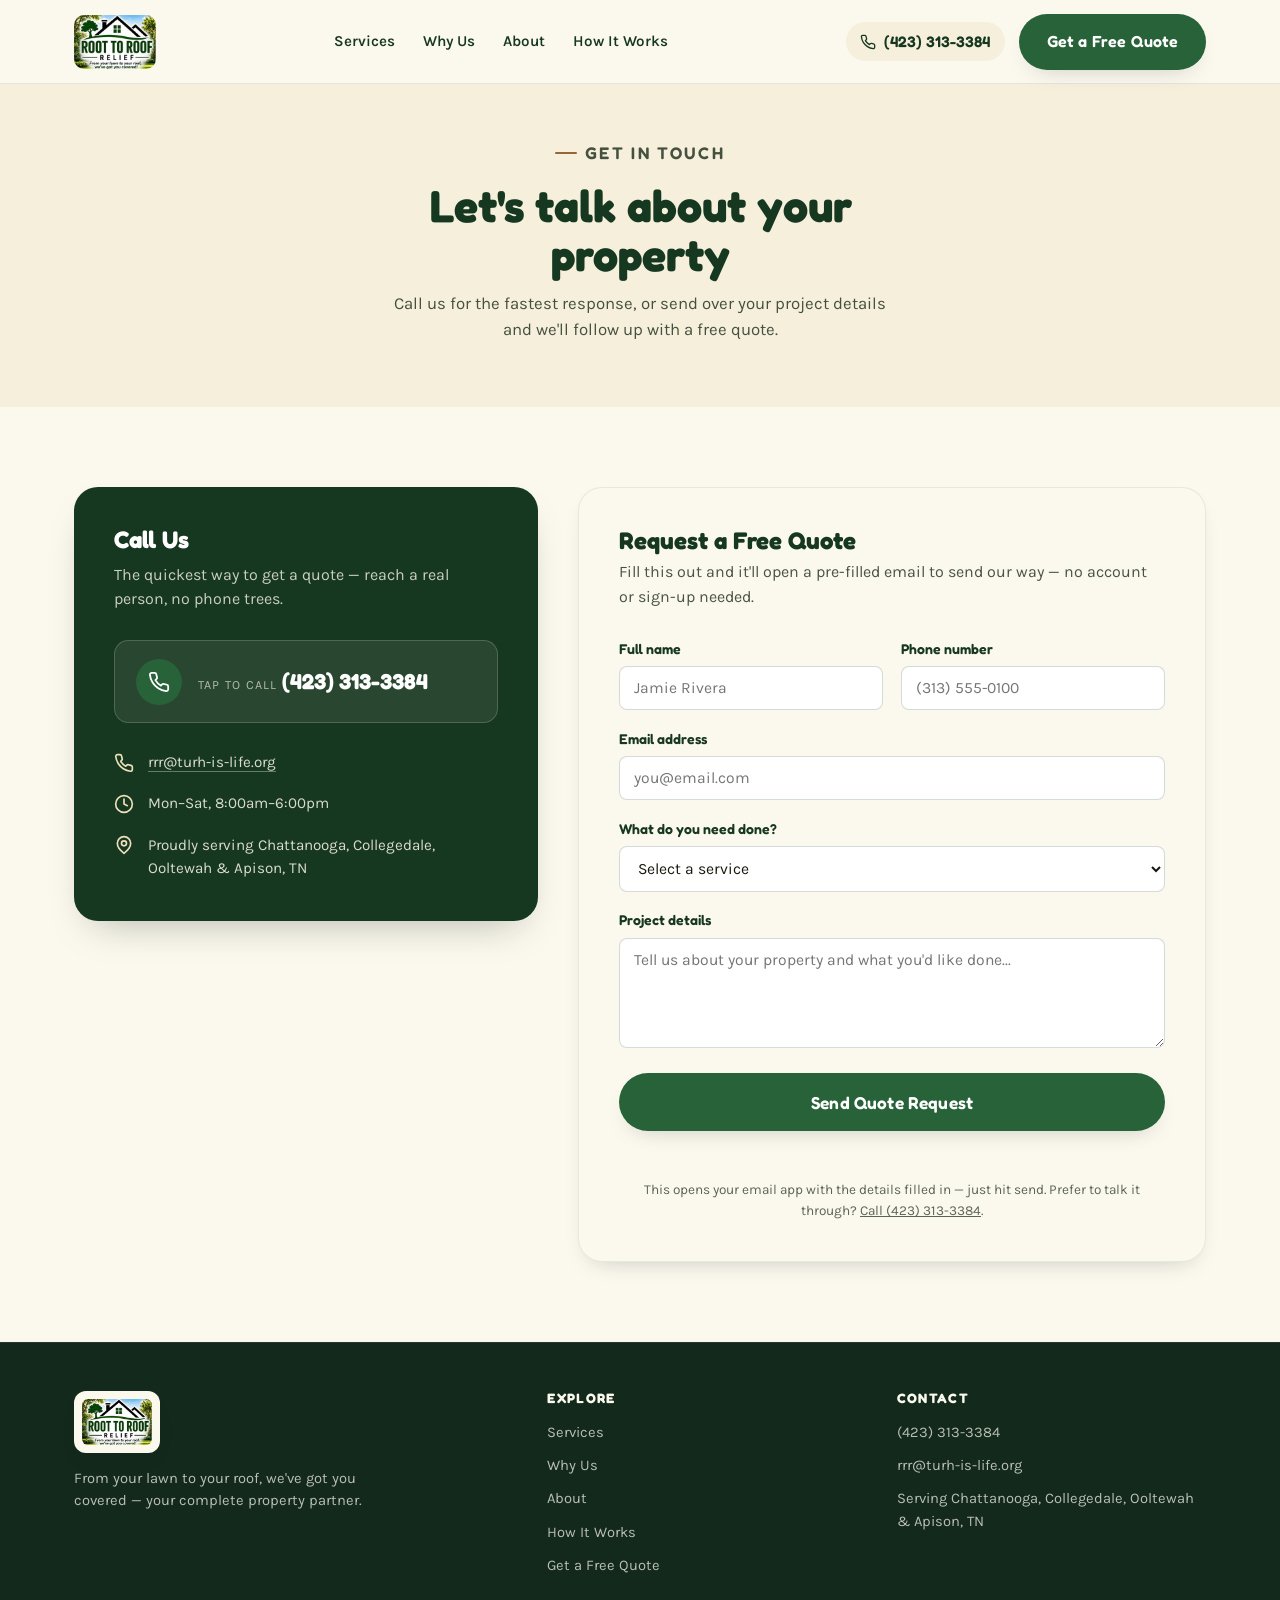
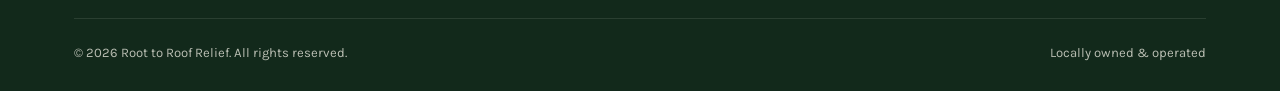
<file: contact.html>
<!DOCTYPE html>
<html lang="en">
<head>
<meta charset="UTF-8" />
<meta name="viewport" content="width=device-width, initial-scale=1.0" />
<title>Free Quote | Contact Root to Roof Relief in Chattanooga</title>
<meta name="description" content="Request a free quote for lawn care, gutter cleaning, tree trimming and more in Chattanooga, Collegedale, Ooltewah and Apison, TN. Call (423) 313-3384 or send your project details." />
<link rel="canonical" href="https://roottoroof.net/contact.html" />
<meta name="theme-color" content="#173820" />

<link rel="icon" href="/favicon.ico" sizes="48x48" />
<link rel="icon" href="/favicon.svg" type="image/svg+xml" />
<link rel="apple-touch-icon" href="/apple-touch-icon.png" />

<meta property="og:type" content="website" />
<meta property="og:site_name" content="Root to Roof Relief" />
<meta property="og:title" content="Free Quote | Contact Root to Roof Relief in Chattanooga" />
<meta property="og:description" content="Request a free quote for lawn care, gutter cleaning, tree trimming and more in the Chattanooga area. Call (423) 313-3384." />
<meta property="og:url" content="https://roottoroof.net/contact.html" />
<meta property="og:image" content="https://roottoroof.net/assets/og-image.jpg" />
<meta property="og:image:width" content="1200" />
<meta property="og:image:height" content="630" />
<meta property="og:image:alt" content="Root to Roof Relief logo — from your lawn to your roof, we've got you covered" />
<meta name="twitter:card" content="summary_large_image" />
<link rel="preconnect" href="https://fonts.googleapis.com">
<link rel="preconnect" href="https://fonts.gstatic.com" crossorigin>
<link href="https://fonts.googleapis.com/css2?family=Fredoka:wght@500;600;700&family=Karla:wght@400;500;700&display=swap" rel="stylesheet">
<link rel="stylesheet" href="css/styles.css">
</head>
<body>

<header class="site-header">
  <div class="wrap">
    <a href="index.html" class="brand">
      <img class="brand-logo-img" src="assets/logo-header.jpg" alt="Root to Roof Relief" width="240" height="158" />
    </a>

    <nav class="main-nav">
      <ul>
        <li><a href="index.html#services">Services</a></li>
        <li><a href="index.html#why-us">Why Us</a></li>
        <li><a href="about.html">About</a></li>
        <li><a href="index.html#how-it-works">How It Works</a></li>
      </ul>
    </nav>

    <div class="header-actions">
      <a class="phone-pill" href="tel:+14233133384">
        <svg viewBox="0 0 24 24" fill="none" stroke="currentColor" stroke-width="2" stroke-linecap="round" stroke-linejoin="round" aria-hidden="true"><path d="M22 16.92v3a2 2 0 0 1-2.18 2 19.79 19.79 0 0 1-8.63-3.07 19.5 19.5 0 0 1-6-6 19.79 19.79 0 0 1-3.07-8.67A2 2 0 0 1 4.11 2h3a2 2 0 0 1 2 1.72c.127.96.361 1.903.7 2.81a2 2 0 0 1-.45 2.11L8.09 9.91a16 16 0 0 0 6 6l1.27-1.27a2 2 0 0 1 2.11-.45c.907.339 1.85.573 2.81.7A2 2 0 0 1 22 16.92z"/></svg>
        <span>(423) 313-3384</span>
      </a>
      <a class="btn btn-primary" href="contact.html">Get a Free Quote</a>
    </div>
  </div>
</header>

<main>

  <section class="contact-hero">
    <div class="wrap">
      <p class="eyebrow">Get In Touch</p>
      <h1>Let's talk about your property</h1>
      <p>Call us for the fastest response, or send over your project details and we'll follow up with a free quote.</p>
    </div>
  </section>

  <section class="section-white section-pad">
    <div class="wrap">
      <div class="contact-grid">

        <!-- Call card -->
        <div class="contact-card">
          <h2>Call Us</h2>
          <p>The quickest way to get a quote — reach a real person, no phone trees.</p>

          <a class="call-block" href="tel:+14233133384">
            <span class="call-icon">
              <svg viewBox="0 0 24 24" fill="none" stroke="currentColor" stroke-width="2" stroke-linecap="round" stroke-linejoin="round"><path d="M22 16.92v3a2 2 0 0 1-2.18 2 19.79 19.79 0 0 1-8.63-3.07 19.5 19.5 0 0 1-6-6 19.79 19.79 0 0 1-3.07-8.67A2 2 0 0 1 4.11 2h3a2 2 0 0 1 2 1.72c.127.96.361 1.903.7 2.81a2 2 0 0 1-.45 2.11L8.09 9.91a16 16 0 0 0 6 6l1.27-1.27a2 2 0 0 1 2.11-.45c.907.339 1.85.573 2.81.7A2 2 0 0 1 22 16.92z"/></svg>
            </span>
            <span>
              <span class="call-label">Tap to call</span>
              <span class="call-number">(423) 313-3384</span>
            </span>
          </a>

          <ul class="contact-meta">
            <li>
              <svg viewBox="0 0 24 24" fill="none" stroke="currentColor" stroke-width="2" stroke-linecap="round" stroke-linejoin="round"><path d="M22 16.92v3a2 2 0 0 1-2.18 2 19.79 19.79 0 0 1-8.63-3.07 19.5 19.5 0 0 1-6-6 19.79 19.79 0 0 1-3.07-8.67A2 2 0 0 1 4.11 2h3a2 2 0 0 1 2 1.72c.127.96.361 1.903.7 2.81a2 2 0 0 1-.45 2.11L8.09 9.91a16 16 0 0 0 6 6l1.27-1.27a2 2 0 0 1 2.11-.45c.907.339 1.85.573 2.81.7A2 2 0 0 1 22 16.92z"/></svg>
              <span><a href="mailto:rrr@turh-is-life.org">rrr@turh-is-life.org</a></span>
            </li>
            <li>
              <svg viewBox="0 0 24 24" fill="none" stroke="currentColor" stroke-width="2" stroke-linecap="round" stroke-linejoin="round"><circle cx="12" cy="12" r="10"/><polyline points="12 6 12 12 16 14"/></svg>
              <span>Mon&ndash;Sat, 8:00am&ndash;6:00pm</span>
            </li>
            <li>
              <svg viewBox="0 0 24 24" fill="none" stroke="currentColor" stroke-width="2" stroke-linecap="round" stroke-linejoin="round"><path d="M20 10c0 6-8 12-8 12s-8-6-8-12a8 8 0 0 1 16 0Z"/><circle cx="12" cy="10" r="3"/></svg>
              <span>Proudly serving Chattanooga, Collegedale, Ooltewah &amp; Apison, TN</span>
            </li>
          </ul>
        </div>

        <!-- Quote form card -->
        <div class="quote-form-card">
          <h2>Request a Free Quote</h2>
          <p>Fill this out and it'll open a pre-filled email to send our way — no account or sign-up needed.</p>

          <form id="quote-form">
            <div class="form-row">
              <div class="field">
                <label for="name">Full name</label>
                <input type="text" id="name" name="name" placeholder="Jamie Rivera" required />
              </div>
              <div class="field">
                <label for="phone">Phone number</label>
                <input type="tel" id="phone" name="phone" placeholder="(313) 555-0100" required />
              </div>
            </div>

            <div class="field">
              <label for="email">Email address</label>
              <input type="email" id="email" name="email" placeholder="you@email.com" required />
            </div>

            <div class="field">
              <label for="service">What do you need done?</label>
              <select id="service" name="service" required>
                <option value="" disabled selected>Select a service</option>
                <option>Lawn Care (mowing, trimming, edging)</option>
                <option>Hedge &amp; Tree Care</option>
                <option>Roof &amp; Gutter Cleaning</option>
                <option>Power Washing &amp; Painting</option>
                <option>Moving &amp; Junk Removal</option>
                <option>Fertilizing &amp; Weed Control</option>
                <option>Something else / not sure</option>
              </select>
            </div>

            <div class="field">
              <label for="details">Project details</label>
              <textarea id="details" name="details" placeholder="Tell us about your property and what you'd like done..." required></textarea>
            </div>

            <button type="submit" class="btn btn-primary btn-block btn-lg">Send Quote Request</button>
            <p class="form-status" id="form-status" aria-live="polite"></p>
            <p class="form-note">This opens your email app with the details filled in — just hit send. Prefer to talk it through? <a href="tel:+14233133384">Call (423) 313-3384</a>.</p>
          </form>
        </div>

      </div>
    </div>
  </section>

</main>

<footer class="site-footer">
  <div class="wrap">
    <div class="footer-grid">
      <div>
        <a href="index.html" class="footer-brand">
          <span class="footer-logo-chip">
            <img src="assets/logo-header.jpg" alt="Root to Roof Relief" width="240" height="158" loading="lazy" />
          </span>
        </a>
        <p class="footer-tagline">From your lawn to your roof, we've got you covered — your complete property partner.</p>
      </div>

      <div class="footer-col">
        <h4>Explore</h4>
        <ul>
          <li><a href="index.html#services">Services</a></li>
          <li><a href="index.html#why-us">Why Us</a></li>
          <li><a href="about.html">About</a></li>
          <li><a href="index.html#how-it-works">How It Works</a></li>
          <li><a href="contact.html">Get a Free Quote</a></li>
        </ul>
      </div>

      <div class="footer-col">
        <h4>Contact</h4>
        <ul>
          <li><a href="tel:+14233133384">(423) 313-3384</a></li>
          <li><a href="mailto:rrr@turh-is-life.org">rrr@turh-is-life.org</a></li>
          <li>Serving Chattanooga, Collegedale, Ooltewah &amp; Apison, TN</li>
        </ul>
      </div>
    </div>

    <div class="footer-bottom">
      <span>&copy; 2026 Root to Roof Relief. All rights reserved.</span>
      <span>Locally owned &amp; operated</span>
    </div>
  </div>
</footer>

<script>
  const form = document.getElementById('quote-form');
  const status = document.getElementById('form-status');

  form.addEventListener('submit', function (e) {
    e.preventDefault();

    const name = form.name.value.trim();
    const phone = form.phone.value.trim();
    const email = form.email.value.trim();
    const service = form.service.value;
    const details = form.details.value.trim();

    const subject = `Quote request: ${service}`;
    const body =
      `Name: ${name}\n` +
      `Phone: ${phone}\n` +
      `Email: ${email}\n` +
      `Service: ${service}\n\n` +
      `Project details:\n${details}`;

    const mailto = `mailto:rrr@turh-is-life.org?subject=${encodeURIComponent(subject)}&body=${encodeURIComponent(body)}`;

    window.location.href = mailto;
    status.textContent = "Opening your email app…";
  });
</script>

</body>
</html>
</file>
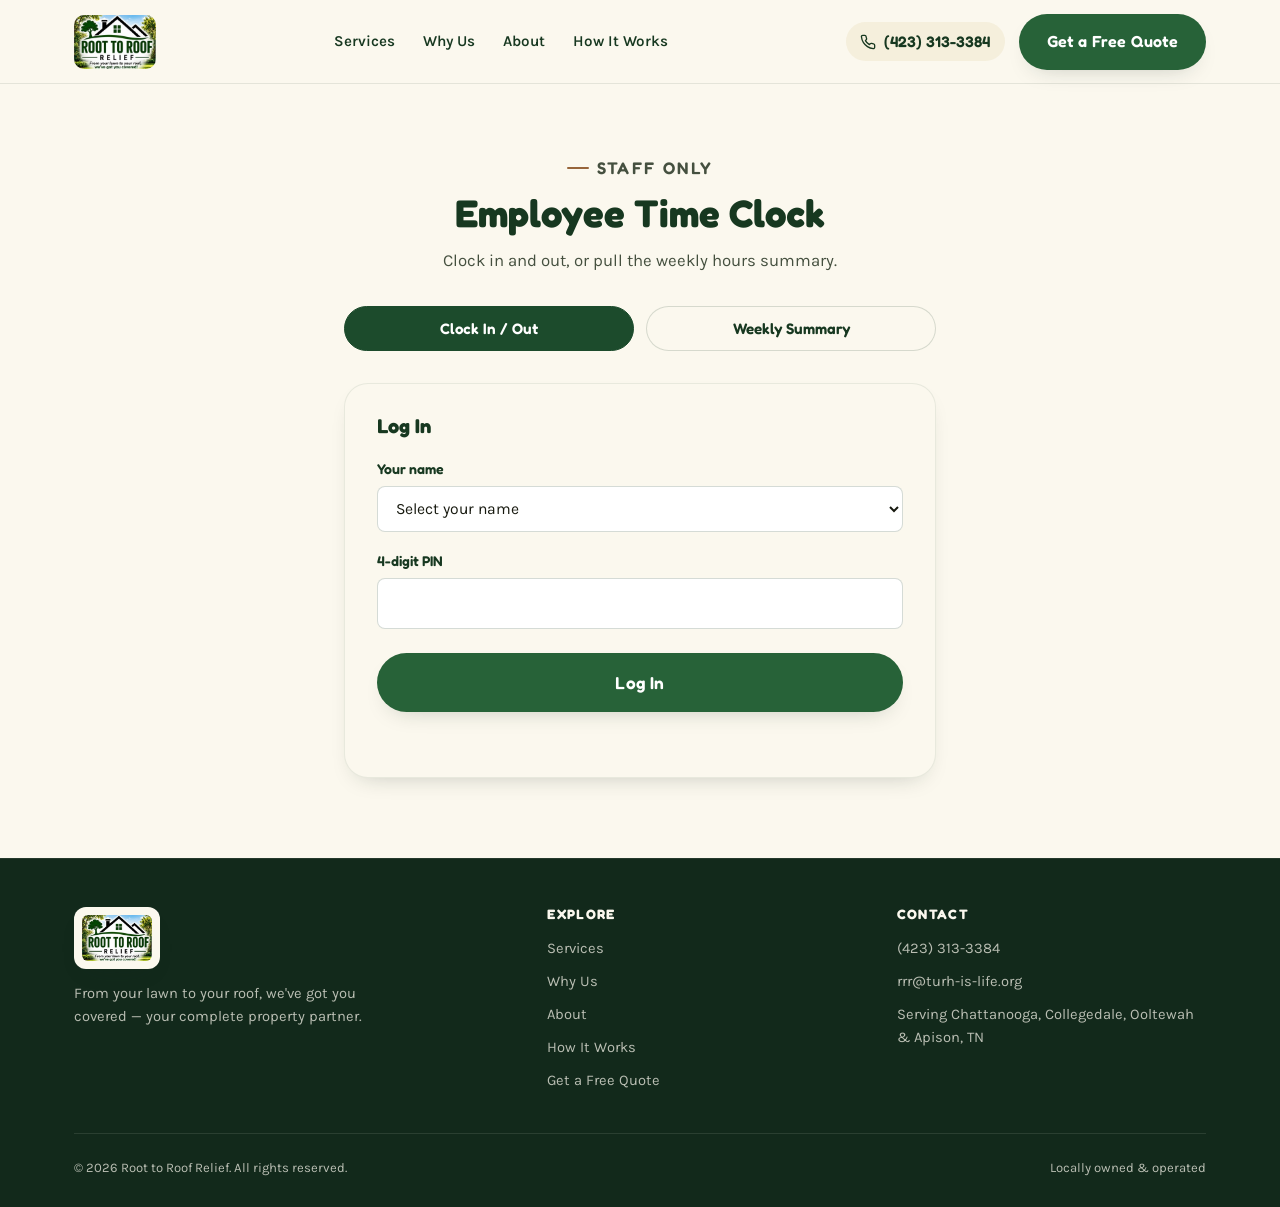
<file: timeclock.html>
<!DOCTYPE html>
<html lang="en">
<head>
<meta charset="UTF-8" />
<meta name="viewport" content="width=device-width, initial-scale=1.0" />
<title>Employee Time Clock | Root to Roof Relief</title>
<meta name="description" content="Root to Roof Relief employee time clock." />
<meta name="robots" content="noindex, nofollow" />
<link rel="icon" href="/favicon.ico" sizes="48x48" />
<link rel="icon" href="/favicon.svg" type="image/svg+xml" />
<link rel="apple-touch-icon" href="/apple-touch-icon.png" />
<link rel="preconnect" href="https://fonts.googleapis.com">
<link rel="preconnect" href="https://fonts.gstatic.com" crossorigin>
<link href="https://fonts.googleapis.com/css2?family=Fredoka:wght@500;600;700&family=Karla:wght@400;500;700&display=swap" rel="stylesheet">
<link rel="stylesheet" href="css/styles.css">
</head>
<body>

<header class="site-header no-print">
  <div class="wrap">
    <a href="index.html" class="brand">
      <img class="brand-logo-img" src="assets/logo-header.jpg" alt="Root to Roof Relief" width="240" height="158" />
    </a>

    <nav class="main-nav">
      <ul>
        <li><a href="index.html#services">Services</a></li>
        <li><a href="index.html#why-us">Why Us</a></li>
        <li><a href="about.html">About</a></li>
        <li><a href="index.html#how-it-works">How It Works</a></li>
      </ul>
    </nav>

    <div class="header-actions">
      <a class="phone-pill" href="tel:+14233133384">
        <svg viewBox="0 0 24 24" fill="none" stroke="currentColor" stroke-width="2" stroke-linecap="round" stroke-linejoin="round" aria-hidden="true"><path d="M22 16.92v3a2 2 0 0 1-2.18 2 19.79 19.79 0 0 1-8.63-3.07 19.5 19.5 0 0 1-6-6 19.79 19.79 0 0 1-3.07-8.67A2 2 0 0 1 4.11 2h3a2 2 0 0 1 2 1.72c.127.96.361 1.903.7 2.81a2 2 0 0 1-.45 2.11L8.09 9.91a16 16 0 0 0 6 6l1.27-1.27a2 2 0 0 1 2.11-.45c.907.339 1.85.573 2.81.7A2 2 0 0 1 22 16.92z"/></svg>
        <span>(423) 313-3384</span>
      </a>
      <a class="btn btn-primary" href="contact.html">Get a Free Quote</a>
    </div>
  </div>
</header>

<main>
  <section class="timeclock-shell">

    <div class="print-only print-header">
      <img src="assets/logo-header.jpg" alt="Root to Roof Relief" width="240" height="158" loading="lazy" />
      <h1>Weekly Hours Summary</h1>
    </div>

    <div class="section-head no-print" style="margin-bottom:2rem;">
      <p class="eyebrow" style="justify-content:center;display:flex;">Staff Only</p>
      <h2>Employee Time Clock</h2>
      <p>Clock in and out, or pull the weekly hours summary.</p>
    </div>

    <div class="timeclock-tabs no-print">
      <button type="button" class="timeclock-tab-btn is-active" data-tab="clock">Clock In / Out</button>
      <button type="button" class="timeclock-tab-btn" data-tab="summary">Weekly Summary</button>
    </div>

    <!-- ============ EMPLOYEE CLOCK PANEL ============ -->
    <div class="timeclock-panel is-active no-print" data-panel="clock">

      <form id="clock-login-form" class="timeclock-card">
        <h3>Log In</h3>
        <div class="field">
          <label for="clock-name">Your name</label>
          <select id="clock-name" required>
            <option value="" disabled selected>Select your name</option>
            <option>Bryan</option>
            <option>Jeremiah</option>
            <option>Vincent</option>
            <option>Alfred</option>
          </select>
        </div>
        <div class="field">
          <label for="clock-pin">4-digit PIN</label>
          <input type="password" id="clock-pin" inputmode="numeric" pattern="[0-9]*" maxlength="4" autocomplete="off" required />
        </div>
        <button type="submit" class="btn btn-primary btn-block btn-lg">Log In</button>
        <p class="form-status" id="clock-login-status" aria-live="polite"></p>
      </form>

      <div class="timeclock-card timeclock-status-card" id="clock-status-card" hidden>
        <p class="timeclock-greeting">Hi, <span id="clock-status-name"></span></p>
        <p class="timeclock-status-line" id="clock-status-line">Checking status&hellip;</p>

        <div class="field" id="clock-job-field">
          <label for="clock-job-note">Job / Location</label>
          <input type="text" id="clock-job-note" placeholder="e.g. 412 Maple St &mdash; mowing &amp; edging" maxlength="200" />
        </div>

        <button type="button" class="btn btn-lg btn-block" id="clock-toggle-btn"></button>
        <button type="button" class="timeclock-logout" id="clock-logout-btn">Not you? Log out</button>
      </div>

    </div>

    <!-- ============ MANAGER SUMMARY PANEL ============ -->
    <div class="timeclock-panel no-print" data-panel="summary">

      <form id="summary-login-form" class="timeclock-card">
        <h3>Manager Access</h3>
        <div class="field">
          <label for="manager-pin">Manager PIN</label>
          <input type="password" id="manager-pin" inputmode="numeric" pattern="[0-9]*" maxlength="4" autocomplete="off" required />
        </div>
        <button type="submit" class="btn btn-primary btn-block btn-lg">View Summary</button>
        <p class="form-status" id="summary-login-status" aria-live="polite"></p>
      </form>

      <div class="timeclock-card" id="summary-card" hidden>
        <div class="timeclock-week-nav no-print">
          <button type="button" class="btn btn-outline" id="week-prev">&larr; Prev Week</button>
          <span id="week-label" class="timeclock-week-label"></span>
          <button type="button" class="btn btn-outline" id="week-next">Next Week &rarr;</button>
        </div>

        <h3 class="print-only" id="print-week-label"></h3>

        <div class="timeclock-summary-table-wrap">
          <table class="timeclock-summary-table" id="summary-table">
            <thead>
              <tr><th>Employee</th><th>Shifts</th><th>Total Hours</th></tr>
            </thead>
            <tbody id="summary-table-body"></tbody>
          </table>
        </div>

        <div class="timeclock-actions no-print">
          <button type="button" class="btn btn-primary btn-lg" id="print-summary-btn">Print Summary</button>
          <button type="button" class="timeclock-logout" id="summary-logout-btn">Log out</button>
        </div>

        <p class="print-only print-footer">Printed <span id="print-date"></span> &middot; Root to Roof Relief</p>
      </div>

    </div>

  </section>
</main>

<footer class="site-footer no-print">
  <div class="wrap">
    <div class="footer-grid">
      <div>
        <a href="index.html" class="footer-brand">
          <span class="footer-logo-chip">
            <img src="assets/logo-header.jpg" alt="Root to Roof Relief" width="240" height="158" loading="lazy" />
          </span>
        </a>
        <p class="footer-tagline">From your lawn to your roof, we've got you covered — your complete property partner.</p>
      </div>

      <div class="footer-col">
        <h4>Explore</h4>
        <ul>
          <li><a href="index.html#services">Services</a></li>
          <li><a href="index.html#why-us">Why Us</a></li>
          <li><a href="about.html">About</a></li>
          <li><a href="index.html#how-it-works">How It Works</a></li>
          <li><a href="contact.html">Get a Free Quote</a></li>
        </ul>
      </div>

      <div class="footer-col">
        <h4>Contact</h4>
        <ul>
          <li><a href="tel:+14233133384">(423) 313-3384</a></li>
          <li><a href="mailto:rrr@turh-is-life.org">rrr@turh-is-life.org</a></li>
          <li>Serving Chattanooga, Collegedale, Ooltewah &amp; Apison, TN</li>
        </ul>
      </div>
    </div>

    <div class="footer-bottom">
      <span>&copy; 2026 Root to Roof Relief. All rights reserved.</span>
      <span>Locally owned &amp; operated</span>
    </div>
  </div>
</footer>

<script>
(function () {
  const SUPABASE_URL = "https://kcrvdqbubwtpykzdfyqa.supabase.co";
  const SUPABASE_ANON_KEY = "sb_publishable_tnLp-i_c3aIpIVJennQQZA_CfB99xQi";

  async function callFunction(name, payload) {
    const res = await fetch(SUPABASE_URL + "/functions/v1/" + name, {
      method: "POST",
      headers: {
        "Content-Type": "application/json",
        "apikey": SUPABASE_ANON_KEY,
      },
      body: JSON.stringify(payload),
    });
    const data = await res.json().catch(function () { return {}; });
    if (!res.ok) throw new Error(data.error || "Something went wrong.");
    return data;
  }

  // ---------- Tabs ----------
  const tabButtons = document.querySelectorAll(".timeclock-tab-btn");
  const panels = document.querySelectorAll(".timeclock-panel");
  tabButtons.forEach(function (btn) {
    btn.addEventListener("click", function () {
      tabButtons.forEach(function (b) { b.classList.remove("is-active"); });
      panels.forEach(function (p) { p.classList.remove("is-active"); });
      btn.classList.add("is-active");
      document.querySelector('.timeclock-panel[data-panel="' + btn.dataset.tab + '"]').classList.add("is-active");
    });
  });

  // ---------- Employee clock in/out ----------
  const loginForm = document.getElementById("clock-login-form");
  const loginStatus = document.getElementById("clock-login-status");
  const statusCard = document.getElementById("clock-status-card");
  const statusName = document.getElementById("clock-status-name");
  const statusLine = document.getElementById("clock-status-line");
  const toggleBtn = document.getElementById("clock-toggle-btn");
  const logoutBtn = document.getElementById("clock-logout-btn");
  const jobField = document.getElementById("clock-job-field");
  const jobInput = document.getElementById("clock-job-note");

  let clockToken = sessionStorage.getItem("r2r_clock_token") || "";
  let clockEmployeeName = sessionStorage.getItem("r2r_clock_name") || "";

  function formatTime(iso) {
    return new Date(iso).toLocaleString(undefined, { weekday: "short", hour: "numeric", minute: "2-digit" });
  }

  function renderClockStatus(data) {
    statusName.textContent = data.employee.name;
    if (data.clocked_in) {
      statusLine.textContent = "Clocked in since " + formatTime(data.clock_in) +
        (data.job_note ? " — " + data.job_note : "");
      toggleBtn.textContent = "Clock Out";
      toggleBtn.className = "btn btn-lg btn-block timeclock-clockout-btn";
      jobField.hidden = true;
    } else {
      statusLine.textContent = "You're currently clocked out.";
      toggleBtn.textContent = "Clock In";
      toggleBtn.className = "btn btn-lg btn-block btn-primary";
      jobField.hidden = false;
      jobInput.value = "";
    }
  }

  async function refreshStatus() {
    if (!clockToken) return;
    try {
      const data = await callFunction("timeclock-clock", { token: clockToken, action: "status" });
      loginForm.hidden = true;
      statusCard.hidden = false;
      renderClockStatus(data);
    } catch (err) {
      sessionStorage.removeItem("r2r_clock_token");
      sessionStorage.removeItem("r2r_clock_name");
      clockToken = "";
      loginForm.hidden = false;
      statusCard.hidden = true;
    }
  }

  loginForm.addEventListener("submit", async function (e) {
    e.preventDefault();
    loginStatus.textContent = "Logging in…";
    const name = document.getElementById("clock-name").value;
    const pin = document.getElementById("clock-pin").value;
    try {
      const data = await callFunction("timeclock-login", { name: name, pin: pin });
      clockToken = data.token;
      clockEmployeeName = data.employee.name;
      sessionStorage.setItem("r2r_clock_token", clockToken);
      sessionStorage.setItem("r2r_clock_name", clockEmployeeName);
      loginStatus.textContent = "";
      document.getElementById("clock-pin").value = "";
      await refreshStatus();
    } catch (err) {
      loginStatus.textContent = err.message;
    }
  });

  toggleBtn.addEventListener("click", async function () {
    const isClockOut = toggleBtn.textContent.trim() === "Clock Out";
    toggleBtn.disabled = true;
    try {
      const payload = { token: clockToken, action: isClockOut ? "out" : "in" };
      if (!isClockOut) payload.note = jobInput.value;
      const data = await callFunction("timeclock-clock", payload);
      renderClockStatus(data);
    } catch (err) {
      statusLine.textContent = err.message;
    } finally {
      toggleBtn.disabled = false;
    }
  });

  logoutBtn.addEventListener("click", function () {
    sessionStorage.removeItem("r2r_clock_token");
    sessionStorage.removeItem("r2r_clock_name");
    clockToken = "";
    statusCard.hidden = true;
    loginForm.hidden = false;
    loginForm.reset();
  });

  refreshStatus();

  // ---------- Manager weekly summary ----------
  const summaryLoginForm = document.getElementById("summary-login-form");
  const summaryLoginStatus = document.getElementById("summary-login-status");
  const summaryCard = document.getElementById("summary-card");
  const summaryTableBody = document.getElementById("summary-table-body");
  const weekLabel = document.getElementById("week-label");
  const printWeekLabel = document.getElementById("print-week-label");

  let managerPin = sessionStorage.getItem("r2r_manager_pin") || "";
  let weekMonday = getMonday(new Date());

  function getMonday(d) {
    const date = new Date(d);
    const day = date.getDay();
    const diff = (day === 0 ? -6 : 1) - day;
    date.setDate(date.getDate() + diff);
    date.setHours(0, 0, 0, 0);
    return date;
  }

  function formatDateShort(d) {
    return d.toLocaleDateString(undefined, { month: "short", day: "numeric" });
  }

  function formatDateEntry(iso) {
    return new Date(iso).toLocaleString(undefined, { weekday: "short", hour: "numeric", minute: "2-digit" });
  }

  function escapeHtml(str) {
    const div = document.createElement("div");
    div.textContent = str;
    return div.innerHTML;
  }

  async function loadSummary() {
    const rangeStart = weekMonday.toISOString();
    const rangeEnd = new Date(weekMonday.getTime() + 7 * 86400000).toISOString();
    const weekEndDisplay = new Date(weekMonday.getTime() + 6 * 86400000);

    const labelText = formatDateShort(weekMonday) + " – " + formatDateShort(weekEndDisplay) + ", " + weekEndDisplay.getFullYear();
    weekLabel.textContent = labelText;
    printWeekLabel.textContent = "Week of " + labelText;

    try {
      const data = await callFunction("timeclock-summary", {
        manager_pin: managerPin,
        range_start: rangeStart,
        range_end: rangeEnd,
      });

      summaryTableBody.innerHTML = "";
      data.employees.forEach(function (emp) {
        const tr = document.createElement("tr");

        const shiftsHtml = emp.entries.length
          ? emp.entries.map(function (en) {
              const outText = en.ongoing ? "still clocked in" : formatDateEntry(en.clock_out);
              const jobHtml = en.job_note
                ? " <span class=\"timeclock-job-note\">— " + escapeHtml(en.job_note) + "</span>"
                : "";
              return formatDateEntry(en.clock_in) + " → " + outText + jobHtml;
            }).join("<br>")
          : "<span class=\"timeclock-muted\">No shifts</span>";

        tr.innerHTML =
          "<td>" + emp.name + "</td>" +
          "<td>" + shiftsHtml + "</td>" +
          "<td>" + emp.total_hours.toFixed(2) + "</td>";
        summaryTableBody.appendChild(tr);
      });

      summaryLoginForm.hidden = true;
      summaryCard.hidden = false;
    } catch (err) {
      summaryLoginStatus.textContent = err.message;
      sessionStorage.removeItem("r2r_manager_pin");
      managerPin = "";
    }
  }

  summaryLoginForm.addEventListener("submit", async function (e) {
    e.preventDefault();
    summaryLoginStatus.textContent = "Checking…";
    managerPin = document.getElementById("manager-pin").value;
    try {
      await loadSummary();
      sessionStorage.setItem("r2r_manager_pin", managerPin);
      summaryLoginStatus.textContent = "";
    } catch (err) {
      summaryLoginStatus.textContent = err.message;
    }
  });

  document.getElementById("week-prev").addEventListener("click", function () {
    weekMonday = new Date(weekMonday.getTime() - 7 * 86400000);
    loadSummary();
  });

  document.getElementById("week-next").addEventListener("click", function () {
    weekMonday = new Date(weekMonday.getTime() + 7 * 86400000);
    loadSummary();
  });

  document.getElementById("print-summary-btn").addEventListener("click", function () {
    document.getElementById("print-date").textContent = new Date().toLocaleDateString();
    window.print();
  });

  document.getElementById("summary-logout-btn").addEventListener("click", function () {
    sessionStorage.removeItem("r2r_manager_pin");
    managerPin = "";
    summaryCard.hidden = true;
    summaryLoginForm.hidden = false;
    summaryLoginForm.reset();
  });

  if (managerPin) {
    loadSummary();
  }
})();
</script>

</body>
</html>
</file>
<file: css/styles.css>
/* ===========================================================
   Root to Roof Relief — shared stylesheet
   Palette + type derived from the brand flyer:
   forest greens, warm cream, soil brown, near-black roofline ink.
   =========================================================== */

:root {
  --forest-900: #12291b;
  --forest-800: #173820;
  --forest-700: #1c4b2c;
  --forest-600: #276238;
  --forest-500: #357a48;
  --cream-100: #fbf8ee;
  --cream-200: #f5efdc;
  --cream-300: #ecdfba;
  --soil-600: #6b4423;
  --soil-400: #97653a;
  --ink-900: #17190f;
  --sky-100: #e4f0ec;
  --white: #ffffff;

  --font-display: "Fredoka", "Baloo 2", system-ui, sans-serif;
  --font-body: "Karla", "Segoe UI", sans-serif;

  --radius-lg: 1.5rem;
  --radius-md: 0.9rem;
  --radius-sm: 0.5rem;

  --shadow-soft: 0 18px 40px -20px rgba(18, 41, 27, 0.35);
  --shadow-card: 0 10px 24px -14px rgba(18, 41, 27, 0.28);

  --container: 1180px;
}

*,
*::before,
*::after {
  box-sizing: border-box;
}

html {
  scroll-behavior: smooth;
}

@media (prefers-reduced-motion: reduce) {
  html {
    scroll-behavior: auto;
  }
  * {
    animation-duration: 0.001ms !important;
    animation-iteration-count: 1 !important;
    transition-duration: 0.001ms !important;
  }
}

body {
  margin: 0;
  font-family: var(--font-body);
  color: var(--ink-900);
  background: var(--cream-100);
  -webkit-font-smoothing: antialiased;
  line-height: 1.55;
}

img,
svg {
  max-width: 100%;
  display: block;
}

a {
  color: inherit;
}

h1, h2, h3, h4 {
  font-family: var(--font-display);
  margin: 0;
  color: var(--forest-800);
  line-height: 1.08;
}

p {
  margin: 0;
}

.wrap {
  max-width: var(--container);
  margin: 0 auto;
  padding: 0 1.5rem;
}

.eyebrow {
  display: inline-flex;
  align-items: center;
  gap: 0.5rem;
  font-family: var(--font-display);
  font-weight: 600;
  font-size: 0.8rem;
  letter-spacing: 0.14em;
  text-transform: uppercase;
  color: var(--soil-600);
}

.eyebrow::before {
  content: "";
  width: 22px;
  height: 2px;
  background: var(--soil-400);
  border-radius: 2px;
}

.hero-copy .eyebrow {
  margin: 0.85rem 0 1.4rem;
}

/* ---------- buttons ---------- */

.btn {
  display: inline-flex;
  align-items: center;
  justify-content: center;
  gap: 0.55rem;
  font-family: var(--font-display);
  font-weight: 600;
  font-size: 1rem;
  letter-spacing: 0.01em;
  padding: 0.85rem 1.6rem;
  border-radius: 999px;
  border: 2px solid transparent;
  cursor: pointer;
  text-decoration: none;
  transition: transform 0.16s ease, box-shadow 0.16s ease, background-color 0.16s ease, color 0.16s ease;
  white-space: nowrap;
}

.btn:focus-visible {
  outline: 3px solid var(--soil-400);
  outline-offset: 3px;
}

.btn-primary {
  background: var(--forest-600);
  color: var(--white);
  box-shadow: var(--shadow-card);
}

.btn-primary:hover {
  background: var(--forest-500);
  transform: translateY(-2px);
  box-shadow: var(--shadow-soft);
}

.btn-outline {
  background: transparent;
  border-color: var(--forest-700);
  color: var(--forest-800);
}

.btn-outline:hover {
  background: var(--forest-700);
  color: var(--white);
  transform: translateY(-2px);
}

.btn-on-dark {
  background: var(--cream-200);
  color: var(--forest-800);
}

.btn-on-dark:hover {
  background: var(--white);
  transform: translateY(-2px);
}

.btn-ghost-on-dark {
  background: transparent;
  border-color: rgba(255, 255, 255, 0.55);
  color: var(--white);
}

.btn-ghost-on-dark:hover {
  background: rgba(255, 255, 255, 0.14);
  border-color: var(--white);
}

.btn-lg {
  padding: 1.05rem 2.1rem;
  font-size: 1.08rem;
}

.btn-block {
  width: 100%;
}

/* ---------- header ---------- */

.site-header {
  position: sticky;
  top: 0;
  z-index: 50;
  background: rgba(251, 248, 238, 0.92);
  backdrop-filter: blur(8px);
  border-bottom: 1px solid rgba(23, 56, 32, 0.1);
}

.site-header .wrap {
  display: flex;
  align-items: center;
  justify-content: space-between;
  gap: 1.5rem;
  padding-top: 0.85rem;
  padding-bottom: 0.85rem;
}

.brand {
  display: flex;
  align-items: center;
  gap: 0.7rem;
  text-decoration: none;
}

.brand-mark {
  width: 44px;
  height: 44px;
  flex-shrink: 0;
}

.brand-logo-img {
  height: 54px;
  width: auto;
  display: block;
  border-radius: 10px;
  flex-shrink: 0;
}

.hero-logo-card {
  background: var(--white);
  padding: 1.5rem;
  border-radius: var(--radius-lg);
  box-shadow: var(--shadow-soft);
  border: 1px solid rgba(23, 56, 32, 0.08);
  max-width: 540px;
  width: 100%;
  margin: 0 auto;
}

.hero-logo-card img {
  width: 100%;
  height: auto;
  border-radius: var(--radius-md);
}

.footer-logo-chip {
  background: var(--cream-100);
  padding: 8px;
  border-radius: 12px;
  display: inline-flex;
  box-shadow: var(--shadow-card);
  flex-shrink: 0;
}

.footer-logo-chip img {
  height: 46px;
  width: auto;
  display: block;
  border-radius: 6px;
}

.brand-word {
  font-family: var(--font-display);
  font-weight: 700;
  font-size: 1.18rem;
  line-height: 1.05;
  color: var(--forest-800);
  letter-spacing: 0.01em;
}

.brand-word span {
  display: block;
  font-family: var(--font-body);
  font-weight: 700;
  font-size: 0.6rem;
  letter-spacing: 0.32em;
  text-transform: uppercase;
  color: var(--soil-600);
  margin-top: 0.15rem;
}

.main-nav {
  display: flex;
  align-items: center;
  gap: 2rem;
}

.main-nav ul {
  list-style: none;
  display: flex;
  gap: 1.75rem;
  margin: 0;
  padding: 0;
}

.main-nav a:not(.btn) {
  text-decoration: none;
  font-weight: 600;
  font-size: 0.95rem;
  color: var(--forest-800);
  position: relative;
  padding-bottom: 4px;
}

.main-nav a:not(.btn)::after {
  content: "";
  position: absolute;
  left: 0;
  right: 100%;
  bottom: 0;
  height: 2px;
  background: var(--soil-400);
  transition: right 0.2s ease;
}

.main-nav a:not(.btn):hover::after,
.main-nav a.is-active::after {
  right: 0;
}

.header-actions {
  display: flex;
  align-items: center;
  gap: 0.9rem;
}

.phone-pill {
  display: inline-flex;
  align-items: center;
  gap: 0.5rem;
  font-family: var(--font-display);
  font-weight: 600;
  font-size: 0.95rem;
  color: var(--forest-800);
  text-decoration: none;
  padding: 0.5rem 0.9rem;
  border-radius: 999px;
  background: var(--cream-200);
}

.phone-pill:hover {
  background: var(--cream-300);
}

.phone-pill svg {
  width: 16px;
  height: 16px;
}

.nav-toggle {
  display: none;
}

/* ---------- roofline divider (signature motif) ---------- */

.roofline {
  width: 100%;
  height: 46px;
  display: block;
}

.roofline--flip {
  transform: scaleY(-1);
}

/* ---------- hero ---------- */

.hero {
  background: linear-gradient(180deg, var(--cream-100) 0%, var(--cream-200) 100%);
  padding: 4.5rem 0 0;
  overflow: hidden;
}

.hero .wrap {
  display: grid;
  grid-template-columns: 1.05fr 0.95fr;
  align-items: center;
  gap: 3rem;
  padding-bottom: 4rem;
}

.hero h1 {
  font-size: clamp(2.3rem, 4.2vw, 3.4rem);
  margin: 1rem 0 1.25rem;
}

.hero h1 em {
  font-style: normal;
  color: var(--forest-600);
}

.hero-sub {
  font-size: 1.1rem;
  color: #3b4437;
  max-width: 46ch;
  margin-bottom: 2rem;
}

.hero-ctas {
  display: flex;
  flex-wrap: wrap;
  gap: 1rem;
  margin-bottom: 1.75rem;
}

.hero-trust {
  display: flex;
  flex-wrap: wrap;
  gap: 1.5rem;
  font-size: 0.88rem;
  font-weight: 700;
  color: var(--forest-700);
}

.hero-trust li {
  list-style: none;
  display: flex;
  align-items: center;
  gap: 0.4rem;
}

.hero-trust svg {
  width: 16px;
  height: 16px;
  color: var(--soil-500, var(--soil-400));
}

.hero-trust {
  padding: 0;
  margin: 0;
}

.hero-art {
  position: relative;
  display: flex;
  align-items: center;
  justify-content: center;
}

.hero-art svg {
  width: 100%;
  max-width: 420px;
  height: auto;
}

/* ---------- fall promo strip ---------- */

.promo-strip-section {
  padding: 1.25rem 0;
}

.promo-strip {
  display: flex;
  align-items: center;
  gap: 1rem;
  max-width: 640px;
  margin: 0 auto;
  background: var(--white);
  border: 1px solid rgba(23, 56, 32, 0.08);
  border-radius: var(--radius-md);
  padding: 0.7rem 1.1rem;
  text-decoration: none;
  box-shadow: var(--shadow-card);
  transition: transform 0.16s ease, box-shadow 0.16s ease;
}

.promo-strip:hover {
  transform: translateY(-2px);
  box-shadow: var(--shadow-soft);
}

.promo-strip-thumb {
  width: 48px;
  height: 62px;
  object-fit: cover;
  object-position: top center;
  border-radius: var(--radius-sm);
  flex-shrink: 0;
}

.promo-strip-text {
  display: flex;
  flex-direction: column;
  gap: 0.15rem;
  flex: 1;
  min-width: 0;
}

.promo-strip-text strong {
  font-family: var(--font-display);
  font-weight: 700;
  font-size: 0.95rem;
  color: var(--forest-800);
}

.promo-strip-text span {
  font-size: 0.82rem;
  color: #4a5442;
}

.promo-strip-arrow {
  flex-shrink: 0;
  color: var(--soil-400);
}

.promo-strip-arrow svg {
  width: 18px;
  height: 18px;
  display: block;
}

.promo-strip-qr {
  display: none;
  align-items: center;
  gap: 0.5rem;
  flex-shrink: 0;
  padding-left: 0.85rem;
  border-left: 1px solid rgba(23, 56, 32, 0.12);
}

.promo-strip-qr img {
  width: 44px;
  height: 44px;
  border-radius: 4px;
}

.promo-strip-qr span {
  font-size: 0.72rem;
  line-height: 1.25;
  color: #4a5442;
}

/* a QR code is only useful to someone viewing on a screen other than the
   one they'd scan with, so only show it once there's room for a desktop
   layout */
@media (min-width: 640px) {
  .promo-strip-qr {
    display: flex;
  }
}

/* ---------- section shells ---------- */

section {
  position: relative;
}

.section-cream {
  background: var(--cream-200);
}

.section-white {
  background: var(--cream-100);
}

.section-pad {
  padding: 5rem 0;
}

.section-head {
  max-width: 640px;
  margin: 0 auto 3rem;
  text-align: center;
}

.section-head h2 {
  font-size: clamp(1.8rem, 3vw, 2.4rem);
  margin-top: 0.75rem;
}

.section-head p {
  margin-top: 0.9rem;
  color: #45503f;
  font-size: 1.05rem;
}

/* ---------- services grid ---------- */

.services-grid {
  display: grid;
  grid-template-columns: repeat(3, 1fr);
  gap: 1.5rem;
}

.service-card {
  background: var(--cream-100);
  border: 1px solid rgba(23, 56, 32, 0.08);
  border-radius: var(--radius-lg);
  padding: 2rem 1.75rem;
  box-shadow: var(--shadow-card);
  transition: transform 0.2s ease, box-shadow 0.2s ease;
}

.service-card:hover {
  transform: translateY(-4px);
  box-shadow: var(--shadow-soft);
}

.service-icon {
  width: 52px;
  height: 52px;
  display: flex;
  align-items: center;
  justify-content: center;
  border-radius: var(--radius-md);
  background: var(--sky-100);
  color: var(--forest-700);
  margin-bottom: 1.1rem;
}

.service-icon svg {
  width: 28px;
  height: 28px;
}

.service-card h3 {
  font-size: 1.15rem;
  margin-bottom: 0.5rem;
}

.service-card p {
  color: #4a5442;
  font-size: 0.95rem;
}

/* ---------- our faith ---------- */

.faith-icon {
  width: 56px;
  height: 56px;
  flex-shrink: 0;
  display: flex;
  align-items: center;
  justify-content: center;
  border-radius: 50%;
  background: var(--sky-100);
  color: var(--forest-700);
}

.faith-icon svg {
  width: 26px;
  height: 26px;
}

.faith-icon--standalone {
  margin: 1.1rem auto 0;
}

.faith-people {
  display: flex;
  flex-wrap: wrap;
  align-items: flex-start;
  justify-content: center;
  row-gap: 2rem;
  column-gap: clamp(1.5rem, 5vw, 3.5rem);
  max-width: 820px;
  margin: 0 auto 1.25rem;
}

.faith-person {
  margin: 0;
  width: 150px;
  text-align: center;
}

.faith-person img {
  width: 104px;
  height: 104px;
  border-radius: 50%;
  object-fit: cover;
  object-position: top center;
  background: var(--cream-200);
  border: 3px solid var(--white);
  box-shadow: var(--shadow-card);
  display: block;
  margin: 0 auto;
}

.faith-person figcaption {
  margin-top: 0.6rem;
  font-family: var(--font-display);
  font-weight: 600;
  font-size: 0.85rem;
  color: var(--forest-800);
}

.faith-person-role {
  display: block;
  margin-top: 0.25rem;
  font-family: var(--font-body);
  font-weight: 600;
  font-size: 0.68rem;
  letter-spacing: 0.06em;
  text-transform: uppercase;
  color: var(--soil-600);
}

.faith-content {
  max-width: 62ch;
  margin: 0 auto;
}

.faith-content p {
  color: #3b4437;
  font-size: 1.05rem;
  margin-bottom: 1.25rem;
}

.faith-content p:last-child {
  margin-bottom: 0;
}

.faith-closing {
  font-family: var(--font-display);
  font-weight: 600;
  font-size: 1.1rem;
  color: var(--forest-800);
  text-align: center;
  padding-top: 1.5rem;
  margin-top: 0.5rem;
  border-top: 1px solid rgba(23, 56, 32, 0.14);
}

.crew-photo {
  max-width: 480px;
  margin: 0 auto;
  border-radius: var(--radius-lg);
  overflow: hidden;
  box-shadow: var(--shadow-soft);
  border: 1px solid rgba(23, 56, 32, 0.08);
}

.crew-photo img {
  width: 100%;
  height: auto;
  display: block;
}

/* ---------- see our work (video) ---------- */

.work-videos {
  display: grid;
  grid-template-columns: repeat(2, 1fr);
  gap: 1.75rem;
  max-width: 920px;
  margin: 0 auto;
}

.work-video {
  margin: 0;
}

.work-video video {
  width: 100%;
  aspect-ratio: 16 / 9;
  display: block;
  border-radius: var(--radius-lg);
  overflow: hidden;
  box-shadow: var(--shadow-soft);
  border: 1px solid rgba(23, 56, 32, 0.08);
  background: var(--forest-900);
}

.work-video figcaption {
  margin-top: 0.9rem;
  text-align: center;
  font-family: var(--font-display);
  font-weight: 600;
  color: var(--forest-800);
}

@media (max-width: 720px) {
  .work-videos {
    grid-template-columns: 1fr;
  }
}

/* ---------- reviews ---------- */

.reviews-grid {
  display: flex;
  flex-wrap: wrap;
  align-items: stretch;
  justify-content: center;
  gap: 1.75rem;
  max-width: 1080px;
  margin: 0 auto;
}

.review-card {
  position: relative;
  display: flex;
  flex-direction: column;
  width: 320px;
  background: var(--cream-100);
  border: 1px solid rgba(23, 56, 32, 0.08);
  border-radius: var(--radius-lg);
  padding: 2rem 1.85rem 1.75rem;
  box-shadow: var(--shadow-card);
  transition: transform 0.2s ease, box-shadow 0.2s ease;
}

.review-card:hover {
  transform: translateY(-4px);
  box-shadow: var(--shadow-soft);
}

.review-card::before {
  content: "\201C";
  position: absolute;
  top: 0.5rem;
  right: 1.25rem;
  font-family: Georgia, "Times New Roman", serif;
  font-size: 4rem;
  line-height: 1;
  color: rgba(23, 56, 32, 0.08);
  pointer-events: none;
}

.review-stars {
  display: flex;
  gap: 0.2rem;
  margin-bottom: 1.1rem;
  color: #d9a441;
}

.review-stars svg {
  width: 18px;
  height: 18px;
  fill: currentColor;
}

.review-quote {
  color: #3b4437;
  font-size: 0.96rem;
  font-style: italic;
  line-height: 1.6;
}

.review-quote + .review-quote {
  margin-top: 0.85rem;
}

.review-author {
  margin-top: auto;
  padding-top: 1.25rem;
  font-family: var(--font-display);
  font-weight: 700;
  color: var(--forest-800);
}

.reviews-cta {
  display: flex;
  justify-content: center;
  margin-top: 2.5rem;
}

/* ---------- service area ---------- */

.area-chips {
  list-style: none;
  display: flex;
  flex-wrap: wrap;
  justify-content: center;
  gap: 0.85rem;
  margin: 0 auto;
  padding: 0;
  max-width: 720px;
}

.area-chip {
  display: inline-flex;
  align-items: center;
  gap: 0.5rem;
  padding: 0.7rem 1.35rem;
  border-radius: 999px;
  background: var(--cream-200);
  border: 1px solid rgba(23, 56, 32, 0.12);
  font-family: var(--font-display);
  font-weight: 600;
  font-size: 1rem;
  color: var(--forest-800);
}

.area-chip svg {
  width: 18px;
  height: 18px;
  color: var(--soil-600);
  flex-shrink: 0;
}

.area-note {
  margin-top: 1.75rem;
  text-align: center;
  color: #45503f;
  font-size: 0.98rem;
}

.area-note a {
  color: var(--forest-700);
  font-weight: 700;
}

@media (max-width: 720px) {
  .review-card {
    width: 100%;
    max-width: 400px;
  }
}

/* ---------- how it works ---------- */

.steps {
  display: grid;
  grid-template-columns: repeat(3, 1fr);
  gap: 2rem;
  counter-reset: step;
}

.step {
  position: relative;
  padding-left: 3.75rem;
}

.step::before {
  counter-increment: step;
  content: counter(step);
  position: absolute;
  left: 0;
  top: 0;
  width: 2.75rem;
  height: 2.75rem;
  border-radius: 50%;
  background: var(--forest-700);
  color: var(--white);
  font-family: var(--font-display);
  font-weight: 700;
  font-size: 1.15rem;
  display: flex;
  align-items: center;
  justify-content: center;
}

.step h3 {
  font-size: 1.1rem;
  margin-bottom: 0.4rem;
}

.step p {
  color: #4a5442;
  font-size: 0.95rem;
}

/* ---------- trust band ---------- */

.trust-band {
  background: var(--forest-800);
  color: var(--cream-100);
}

.trust-grid {
  display: grid;
  grid-template-columns: repeat(3, 1fr);
  gap: 2rem;
  text-align: center;
}

.trust-grid h3 {
  color: var(--white);
  font-size: 1.3rem;
  margin-bottom: 0.5rem;
}

.trust-grid p {
  color: rgba(251, 248, 238, 0.75);
  font-size: 0.95rem;
}

.trust-icon {
  width: 48px;
  height: 48px;
  margin: 0 auto 1rem;
  color: var(--cream-300);
}

/* ---------- final CTA band ---------- */

.cta-band {
  background: var(--forest-900);
  color: var(--cream-100);
  text-align: center;
  padding: 4.5rem 0;
}

.cta-band h2 {
  color: var(--white);
  font-size: clamp(1.9rem, 3.4vw, 2.6rem);
  margin-bottom: 0.9rem;
}

.cta-band p {
  color: rgba(251, 248, 238, 0.78);
  font-size: 1.08rem;
  max-width: 50ch;
  margin: 0 auto 2rem;
}

.cta-band .hero-ctas {
  justify-content: center;
}

/* ---------- yelp review button ---------- */

.hero-secondary-actions {
  display: flex;
  flex-wrap: wrap;
  align-items: center;
  gap: 0.85rem;
  margin-top: 1.5rem;
}

.yelp-review-btn {
  display: inline-flex;
  align-items: center;
  gap: 0.65rem;
  background: var(--white);
  border: 1.5px solid rgba(23, 56, 32, 0.14);
  border-radius: 999px;
  padding: 0.65rem 1.4rem;
  text-decoration: none;
  box-shadow: var(--shadow-card);
  transition: transform 0.16s ease, box-shadow 0.16s ease;
}

.yelp-review-btn:hover {
  transform: translateY(-2px);
  box-shadow: var(--shadow-soft);
}

.yelp-review-btn img {
  height: 24px;
  width: auto;
  display: block;
}

.yelp-review-btn span {
  font-family: var(--font-display);
  font-weight: 600;
  font-size: 0.95rem;
  color: var(--ink-900);
}

.spanish-call-btn {
  display: inline-flex;
  align-items: center;
  gap: 0.6rem;
  background: var(--forest-700);
  border: 1.5px solid var(--forest-700);
  border-radius: 999px;
  padding: 0.65rem 1.4rem;
  text-decoration: none;
  box-shadow: var(--shadow-card);
  transition: transform 0.16s ease, box-shadow 0.16s ease, background-color 0.16s ease;
}

.spanish-call-btn:hover {
  background: var(--forest-600);
  transform: translateY(-2px);
  box-shadow: var(--shadow-soft);
}

.spanish-call-btn svg {
  width: 20px;
  height: 20px;
  color: var(--cream-200);
  flex-shrink: 0;
}

.spanish-call-btn span {
  font-family: var(--font-display);
  font-weight: 600;
  font-size: 0.95rem;
  color: var(--white);
}

/* ---------- footer ---------- */

.site-footer {
  background: var(--forest-900);
  color: rgba(251, 248, 238, 0.72);
  padding: 3rem 0 1.75rem;
  border-top: 1px solid rgba(251, 248, 238, 0.08);
}

.footer-grid {
  display: grid;
  grid-template-columns: 1.4fr 1fr 1fr;
  gap: 2.5rem;
  padding-bottom: 2.5rem;
}

.footer-brand {
  display: flex;
  align-items: center;
  gap: 0.7rem;
  margin-bottom: 0.9rem;
}

.footer-brand .brand-word,
.footer-brand .brand-word span {
  color: var(--cream-100);
}

.footer-tagline {
  max-width: 32ch;
  font-size: 0.92rem;
}

.footer-col h4 {
  color: var(--cream-100);
  font-size: 0.85rem;
  letter-spacing: 0.1em;
  text-transform: uppercase;
  margin-bottom: 1rem;
}

.footer-col ul {
  list-style: none;
  margin: 0;
  padding: 0;
  display: flex;
  flex-direction: column;
  gap: 0.65rem;
  font-size: 0.92rem;
}

.footer-col a {
  text-decoration: none;
  color: inherit;
}

.footer-col a:hover {
  color: var(--cream-100);
}

.footer-bottom {
  border-top: 1px solid rgba(251, 248, 238, 0.1);
  padding-top: 1.5rem;
  display: flex;
  justify-content: space-between;
  flex-wrap: wrap;
  gap: 0.5rem;
  font-size: 0.82rem;
}

.footer-staff-link {
  color: rgba(251, 248, 238, 0.55);
  text-decoration: underline;
  text-underline-offset: 2px;
  font-size: 1rem;
}

.footer-staff-link:hover {
  color: var(--cream-100);
}

/* ---------- promo popup ---------- */

.promo-modal {
  position: fixed;
  inset: 0;
  z-index: 200;
  display: flex;
  align-items: center;
  justify-content: center;
  padding: 1.5rem;
}

.promo-modal[hidden] {
  display: none;
}

.promo-modal-backdrop {
  position: absolute;
  inset: 0;
  background: rgba(18, 41, 27, 0.72);
  backdrop-filter: blur(2px);
}

.promo-modal-dialog {
  position: relative;
  background: var(--white);
  border-radius: var(--radius-lg);
  box-shadow: var(--shadow-soft);
  max-width: 380px;
  width: 100%;
  max-height: 90vh;
  overflow-y: auto;
  padding: 0.75rem 0.75rem 1rem;
  animation: promo-pop 0.25s ease;
}

@keyframes promo-pop {
  from {
    transform: scale(0.94);
    opacity: 0;
  }
  to {
    transform: scale(1);
    opacity: 1;
  }
}

.promo-modal-close {
  position: absolute;
  top: 0.6rem;
  right: 0.6rem;
  z-index: 1;
  width: 34px;
  height: 34px;
  border-radius: 50%;
  border: none;
  background: var(--forest-800);
  color: var(--white);
  font-size: 1.3rem;
  line-height: 1;
  cursor: pointer;
  display: flex;
  align-items: center;
  justify-content: center;
  box-shadow: var(--shadow-card);
  padding: 0;
}

.promo-modal-close:hover {
  background: var(--forest-700);
}

.promo-modal-link {
  display: block;
  border-radius: var(--radius-md);
  overflow: hidden;
}

.promo-modal-link img {
  width: 100%;
  height: auto;
  border-radius: var(--radius-md);
}

.promo-modal-cta {
  margin-top: 0.85rem;
}

.promo-modal-qr {
  display: none;
  align-items: center;
  justify-content: center;
  gap: 0.6rem;
  margin-top: 0.85rem;
}

.promo-modal-qr img {
  width: 40px;
  height: 40px;
  border-radius: 4px;
}

.promo-modal-qr span {
  font-size: 0.78rem;
  color: #4a5442;
}

/* same reasoning as .promo-strip-qr - only useful on a screen other than
   the one someone would scan it with */
@media (min-width: 640px) {
  .promo-modal-qr {
    display: flex;
  }
}

/* ---------- contact page ---------- */

.contact-hero {
  background: var(--cream-200);
  padding: 3.5rem 0 4rem;
  text-align: center;
}

.contact-hero .eyebrow {
  justify-content: center;
  display: flex;
}

.contact-hero h1 {
  font-size: clamp(2rem, 3.6vw, 2.8rem);
  margin: 1rem auto 0.75rem;
  max-width: 22ch;
}

.contact-hero p {
  max-width: 50ch;
  margin: 0 auto;
  color: #45503f;
  font-size: 1.05rem;
}

.contact-grid {
  display: grid;
  grid-template-columns: 0.85fr 1.15fr;
  gap: 2.5rem;
  align-items: start;
}

.contact-card {
  background: var(--forest-800);
  color: var(--cream-100);
  border-radius: var(--radius-lg);
  padding: 2.5rem;
  box-shadow: var(--shadow-soft);
}

.contact-card h2 {
  color: var(--white);
  font-size: 1.5rem;
  margin-bottom: 0.6rem;
}

.contact-card > p {
  color: rgba(251, 248, 238, 0.78);
  margin-bottom: 1.75rem;
}

.call-block {
  display: flex;
  align-items: center;
  gap: 1rem;
  background: rgba(251, 248, 238, 0.08);
  border: 1px solid rgba(251, 248, 238, 0.18);
  border-radius: var(--radius-md);
  padding: 1.1rem 1.3rem;
  text-decoration: none;
  margin-bottom: 1.75rem;
  transition: background 0.16s ease, transform 0.16s ease;
}

.call-block:hover {
  background: rgba(251, 248, 238, 0.14);
  transform: translateY(-2px);
}

.call-icon {
  width: 46px;
  height: 46px;
  border-radius: 50%;
  background: var(--forest-600);
  display: flex;
  align-items: center;
  justify-content: center;
  flex-shrink: 0;
}

.call-icon svg {
  width: 22px;
  height: 22px;
  color: var(--white);
}

.call-block .call-label {
  font-size: 0.78rem;
  text-transform: uppercase;
  letter-spacing: 0.1em;
  color: rgba(251, 248, 238, 0.65);
  margin-bottom: 0.15rem;
}

.call-block .call-number {
  font-family: var(--font-display);
  font-weight: 700;
  font-size: 1.35rem;
  color: var(--white);
}

.contact-meta {
  list-style: none;
  margin: 0;
  padding: 0;
  display: flex;
  flex-direction: column;
  gap: 1.1rem;
}

.contact-meta li {
  display: flex;
  gap: 0.85rem;
  font-size: 0.95rem;
  color: rgba(251, 248, 238, 0.85);
}

.contact-meta svg {
  width: 20px;
  height: 20px;
  flex-shrink: 0;
  margin-top: 0.1rem;
  color: var(--cream-300);
}

.contact-meta a {
  text-decoration: none;
  color: inherit;
  border-bottom: 1px solid rgba(251, 248, 238, 0.35);
}

.contact-meta a:hover {
  border-color: var(--cream-100);
}

.quote-form-card {
  background: var(--cream-100);
  border-radius: var(--radius-lg);
  padding: 2.5rem;
  box-shadow: var(--shadow-card);
  border: 1px solid rgba(23, 56, 32, 0.08);
}

.quote-form-card h2 {
  font-size: 1.5rem;
  margin-bottom: 0.4rem;
}

.quote-form-card > p {
  color: #4a5442;
  margin-bottom: 1.75rem;
}

.form-row {
  display: grid;
  grid-template-columns: 1fr 1fr;
  gap: 1.1rem;
}

.field {
  margin-bottom: 1.1rem;
}

.field label {
  display: block;
  font-family: var(--font-display);
  font-weight: 600;
  font-size: 0.88rem;
  color: var(--forest-800);
  margin-bottom: 0.4rem;
}

.field input,
.field select,
.field textarea {
  width: 100%;
  font-family: var(--font-body);
  font-size: 0.98rem;
  padding: 0.75rem 0.9rem;
  border-radius: var(--radius-sm);
  border: 1.5px solid rgba(23, 56, 32, 0.18);
  background: var(--white);
  color: var(--ink-900);
}

.field input:focus,
.field select:focus,
.field textarea:focus {
  outline: none;
  border-color: var(--forest-600);
  box-shadow: 0 0 0 3px rgba(39, 98, 56, 0.18);
}

.field textarea {
  resize: vertical;
  min-height: 110px;
}

.form-note {
  font-size: 0.85rem;
  color: #5c6555;
  margin-top: 0.9rem;
  text-align: center;
}

.form-status {
  margin-top: 1rem;
  font-size: 0.9rem;
  font-weight: 700;
  color: var(--forest-700);
  text-align: center;
  min-height: 1.2em;
}

/* ---------- responsive ---------- */

@media (max-width: 960px) {
  .hero .wrap {
    grid-template-columns: 1fr;
    text-align: center;
    padding-bottom: 3rem;
  }

  .hero-ctas,
  .hero-trust {
    justify-content: center;
  }

  .hero-art {
    order: -1;
  }

  .hero-art svg {
    max-width: 280px;
  }

  .services-grid {
    grid-template-columns: repeat(2, 1fr);
  }

  .steps,
  .trust-grid {
    grid-template-columns: 1fr;
    gap: 2.5rem;
  }

  .contact-grid {
    grid-template-columns: 1fr;
  }

  .footer-grid {
    grid-template-columns: 1fr 1fr;
  }
}

@media (max-width: 720px) {
  .main-nav ul {
    display: none;
  }

  .phone-pill span {
    display: none;
  }

  .services-grid {
    grid-template-columns: 1fr;
  }

  .form-row {
    grid-template-columns: 1fr;
  }

  .footer-grid {
    grid-template-columns: 1fr;
  }

  .footer-bottom {
    flex-direction: column;
  }
}

@media (max-width: 480px) {
  .hero {
    padding-top: 3rem;
  }

  .faith-person img {
    width: 76px;
    height: 76px;
  }

  .faith-icon {
    width: 44px;
    height: 44px;
  }

  .faith-icon svg {
    width: 20px;
    height: 20px;
  }

  .section-pad {
    padding: 3.5rem 0;
  }

  .contact-card,
  .quote-form-card {
    padding: 1.75rem;
  }
}

/* ---------- time clock ---------- */

.timeclock-shell {
  max-width: 640px;
  margin: 0 auto;
  padding: 3.5rem 1.5rem 5rem;
}

.timeclock-tabs {
  display: flex;
  gap: 0.75rem;
  margin-bottom: 2rem;
}

.timeclock-tab-btn {
  flex: 1;
  padding: 0.75rem 1rem;
  border-radius: 999px;
  border: 1.5px solid rgba(23, 56, 32, 0.16);
  background: var(--cream-100);
  color: var(--forest-800);
  font-family: var(--font-display);
  font-weight: 600;
  font-size: 0.95rem;
  cursor: pointer;
  transition: background-color 0.16s ease, color 0.16s ease, border-color 0.16s ease;
}

.timeclock-tab-btn.is-active {
  background: var(--forest-700);
  color: var(--white);
  border-color: var(--forest-700);
}

.timeclock-panel {
  display: none;
}

.timeclock-panel.is-active {
  display: block;
}

.timeclock-card {
  background: var(--cream-100);
  border: 1px solid rgba(23, 56, 32, 0.08);
  border-radius: var(--radius-lg);
  padding: 2rem;
  box-shadow: var(--shadow-card);
}

.timeclock-card + .timeclock-card {
  margin-top: 1.5rem;
}

.timeclock-card h3 {
  font-size: 1.25rem;
  margin-bottom: 1.25rem;
}

.timeclock-card .field:last-of-type {
  margin-bottom: 1.5rem;
}

#clock-pin,
#manager-pin {
  letter-spacing: 0.6em;
  text-align: center;
  font-size: 1.3rem;
  font-family: var(--font-display);
}

.timeclock-status-card {
  text-align: center;
}

.timeclock-greeting {
  font-family: var(--font-display);
  font-weight: 600;
  font-size: 1.3rem;
  color: var(--forest-800);
  margin-bottom: 0.4rem;
}

.timeclock-status-line {
  color: #45503f;
  margin-bottom: 1.5rem;
}

.timeclock-clockout-btn {
  background: var(--soil-600);
  color: var(--white);
}

.timeclock-clockout-btn:hover {
  background: var(--soil-400);
}

.timeclock-logout {
  display: block;
  margin: 1.1rem auto 0;
  background: none;
  border: none;
  color: var(--forest-700);
  font-family: var(--font-body);
  font-size: 0.88rem;
  text-decoration: underline;
  cursor: pointer;
}

.timeclock-week-nav {
  display: flex;
  align-items: center;
  justify-content: space-between;
  gap: 1rem;
  margin-bottom: 1.5rem;
  flex-wrap: wrap;
}

.timeclock-week-label {
  font-family: var(--font-display);
  font-weight: 600;
  color: var(--forest-800);
}

.timeclock-summary-table-wrap {
  overflow-x: auto;
}

.timeclock-summary-table {
  width: 100%;
  border-collapse: collapse;
  font-size: 0.92rem;
}

.timeclock-summary-table th,
.timeclock-summary-table td {
  text-align: left;
  padding: 0.75rem 0.6rem;
  border-bottom: 1px solid rgba(23, 56, 32, 0.12);
  vertical-align: top;
}

.timeclock-summary-table th {
  font-family: var(--font-display);
  color: var(--forest-800);
  font-size: 0.8rem;
  text-transform: uppercase;
  letter-spacing: 0.06em;
}

.timeclock-muted {
  color: #8a9284;
  font-style: italic;
}

.timeclock-job-note {
  color: var(--soil-600);
  font-style: italic;
}

.timeclock-actions {
  display: flex;
  flex-direction: column;
  align-items: center;
  margin-top: 1.75rem;
}

.print-only {
  display: none;
}

@media (max-width: 480px) {
  .timeclock-shell {
    padding: 2.5rem 1.25rem 4rem;
  }

  .timeclock-tab-btn {
    font-size: 0.85rem;
    padding: 0.65rem 0.5rem;
  }
}

@media print {
  .no-print {
    display: none !important;
  }

  .print-only {
    display: block;
  }

  body {
    background: #fff;
  }

  .timeclock-shell {
    max-width: none;
    padding: 0;
  }

  .print-header {
    display: flex;
    align-items: center;
    gap: 0.75rem;
    margin-bottom: 1.5rem;
  }

  .print-header img {
    height: 48px;
    width: auto;
  }

  .print-header h1 {
    font-size: 1.4rem;
  }

  .timeclock-card {
    box-shadow: none;
    border: none;
    padding: 0;
  }

  .timeclock-summary-table th,
  .timeclock-summary-table td {
    border: 1px solid #333;
    padding: 6px 8px;
  }

  .print-footer {
    margin-top: 1.5rem;
    font-size: 0.8rem;
    color: #555;
  }
}

/* Keep the header logo from being squashed on small phones */
.brand {
  flex-shrink: 0;
}

@media (max-width: 480px) {
  .site-header .wrap {
    gap: 0.6rem;
  }

  .header-actions {
    gap: 0.5rem;
  }

  .header-actions .btn {
    padding: 0.6rem 1rem;
    font-size: 0.9rem;
  }

  .phone-pill {
    padding: 0.5rem 0.65rem;
  }
}
</file>
